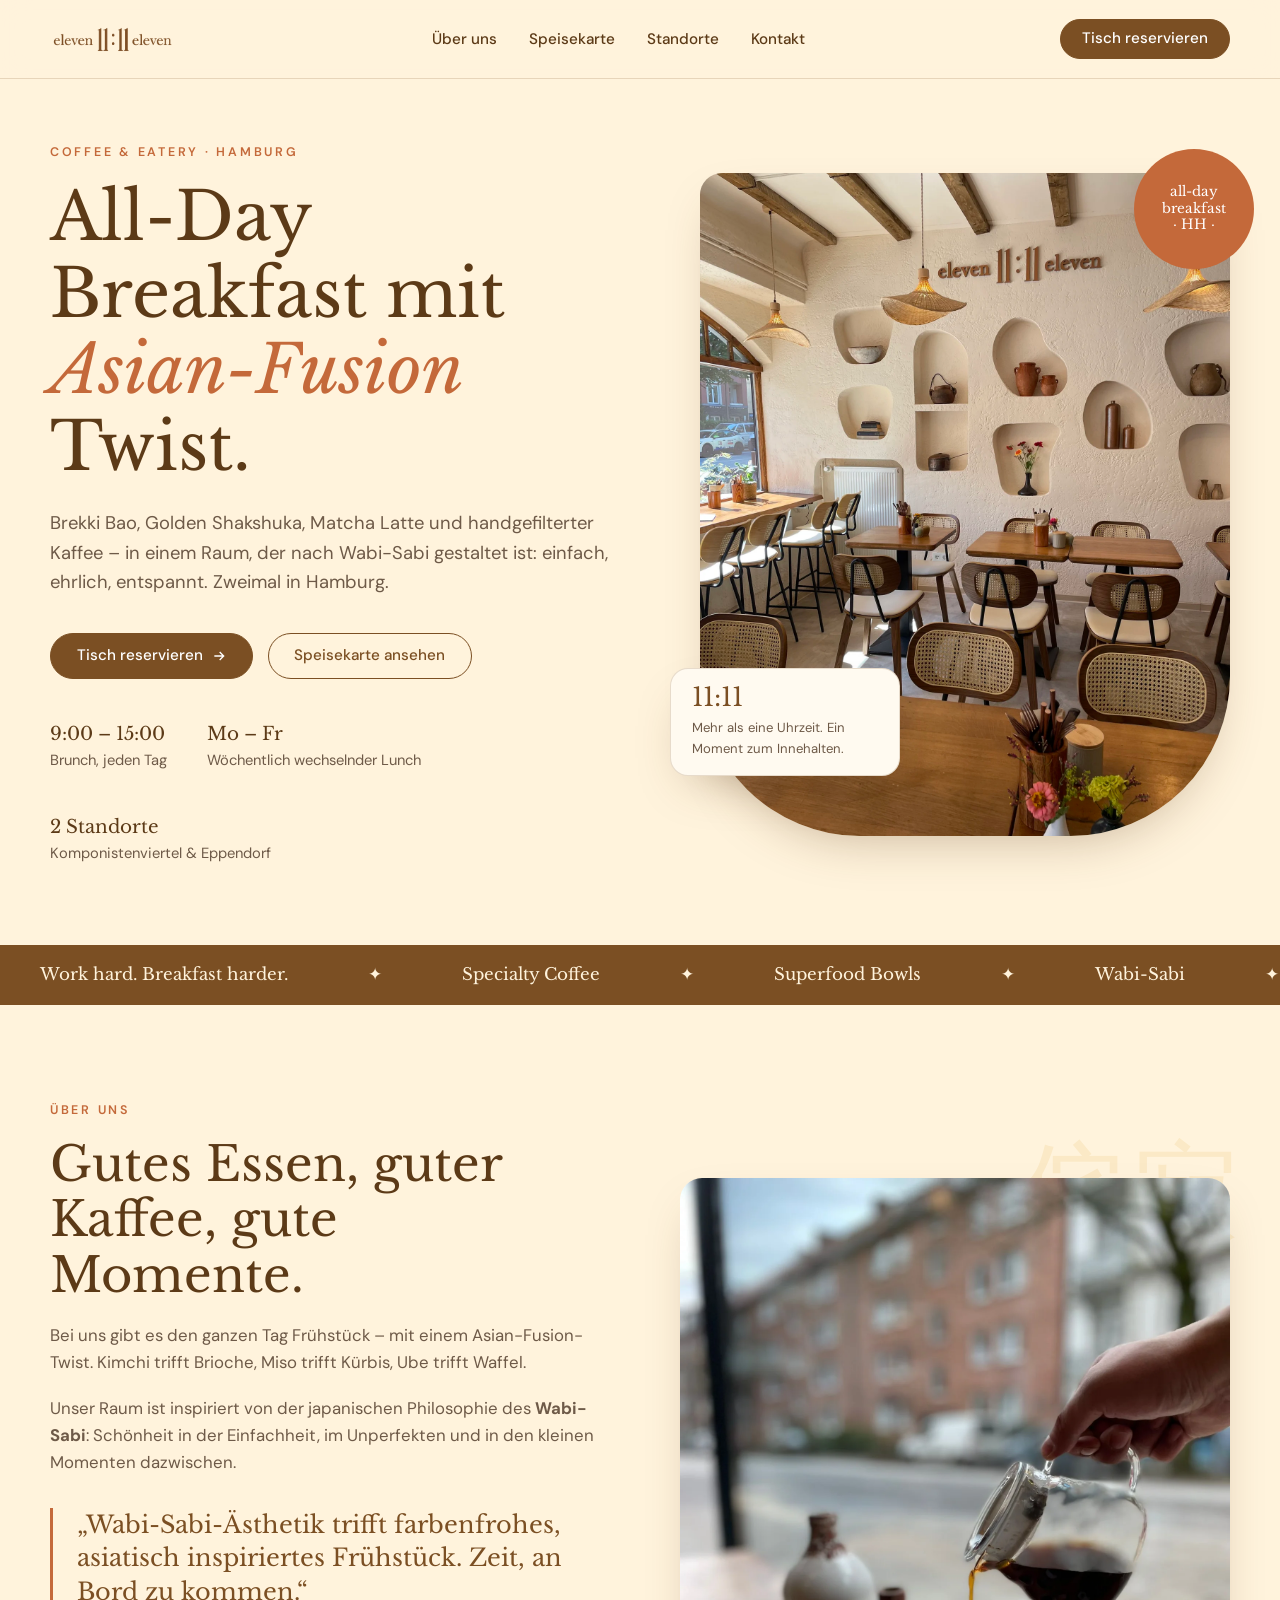
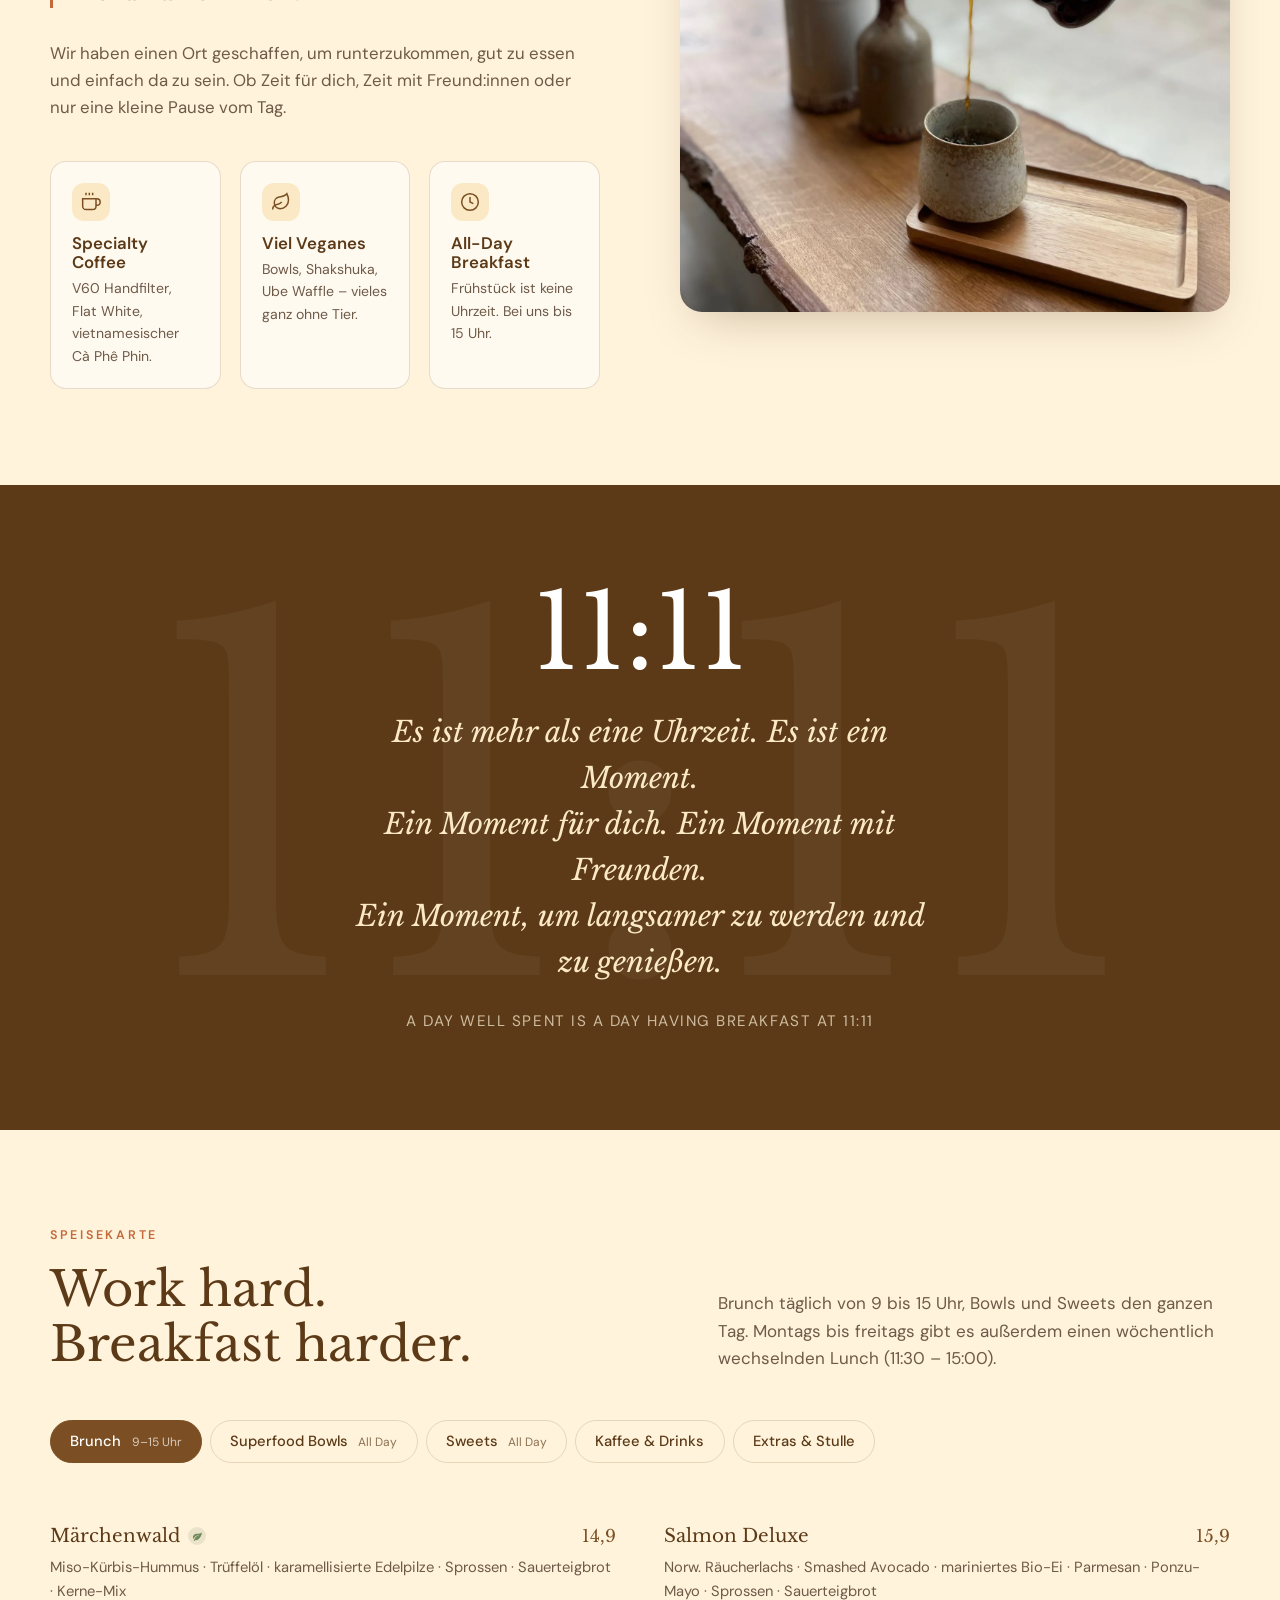
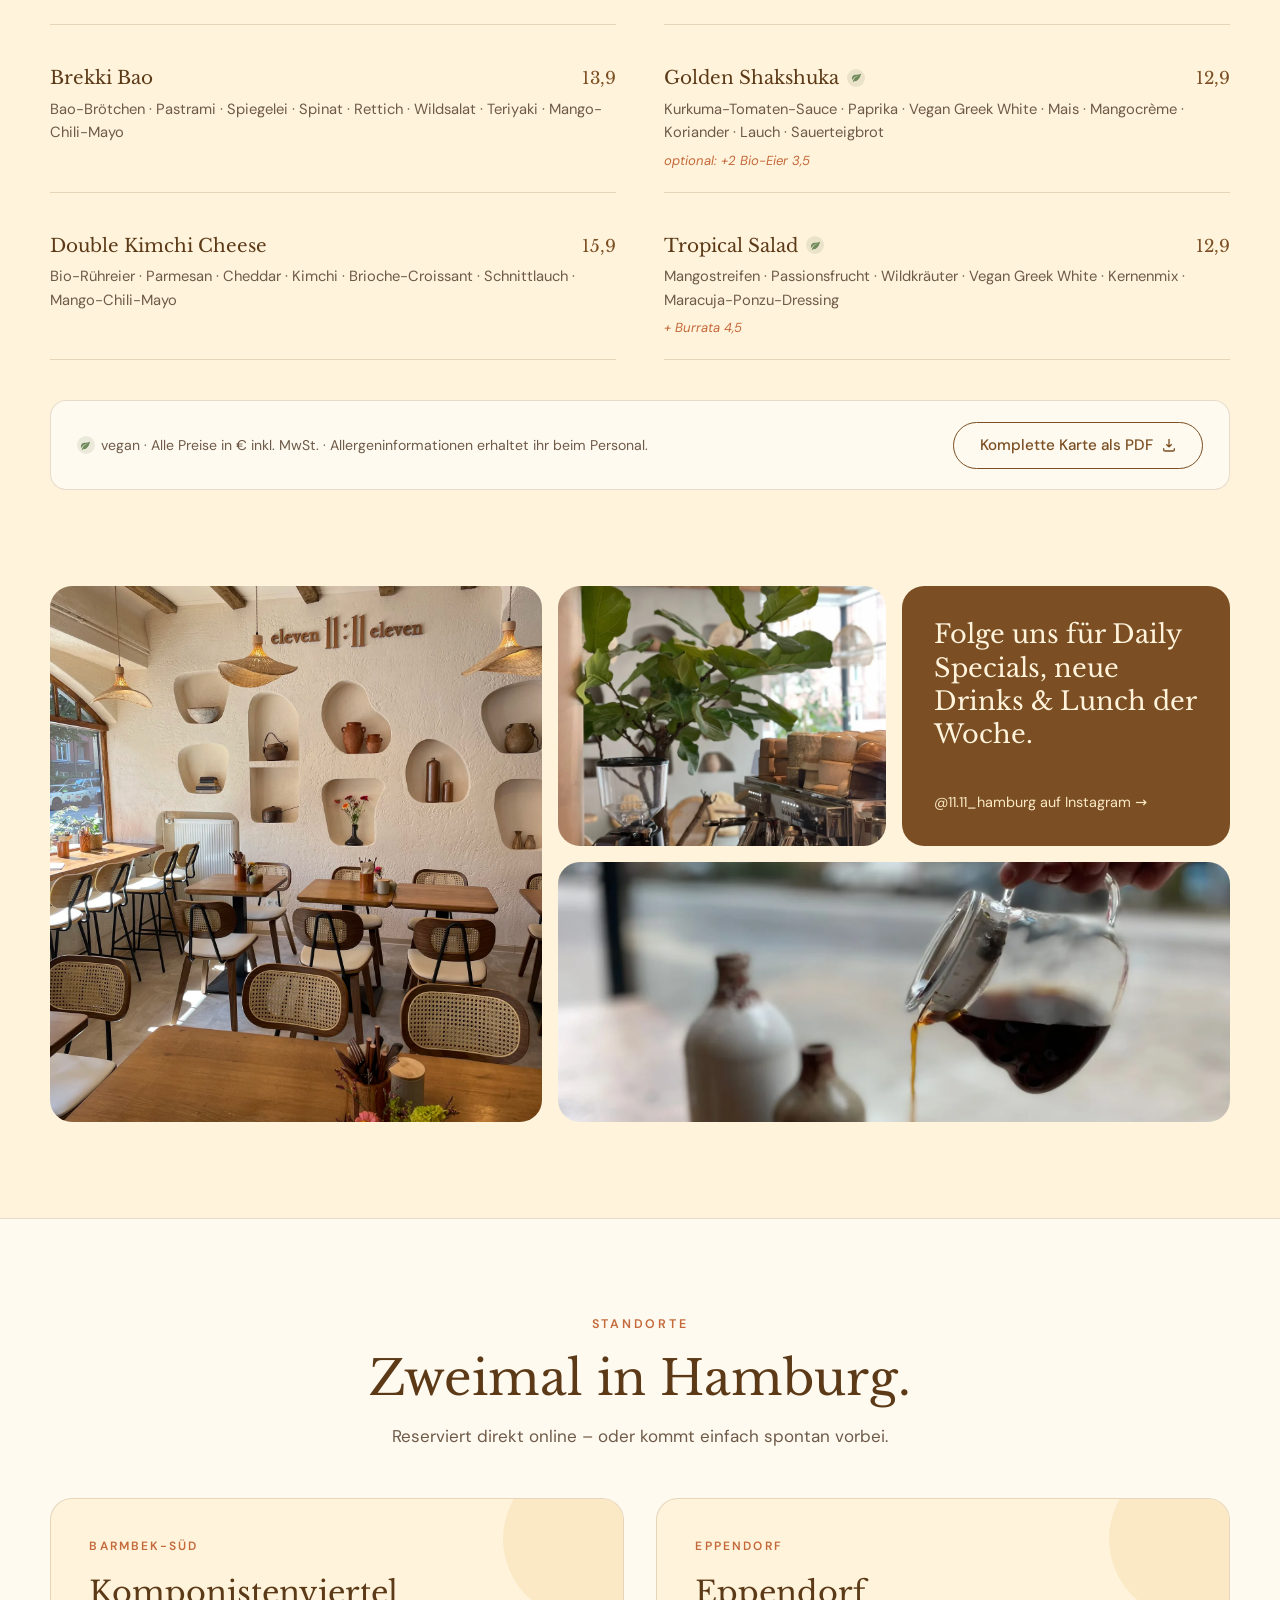
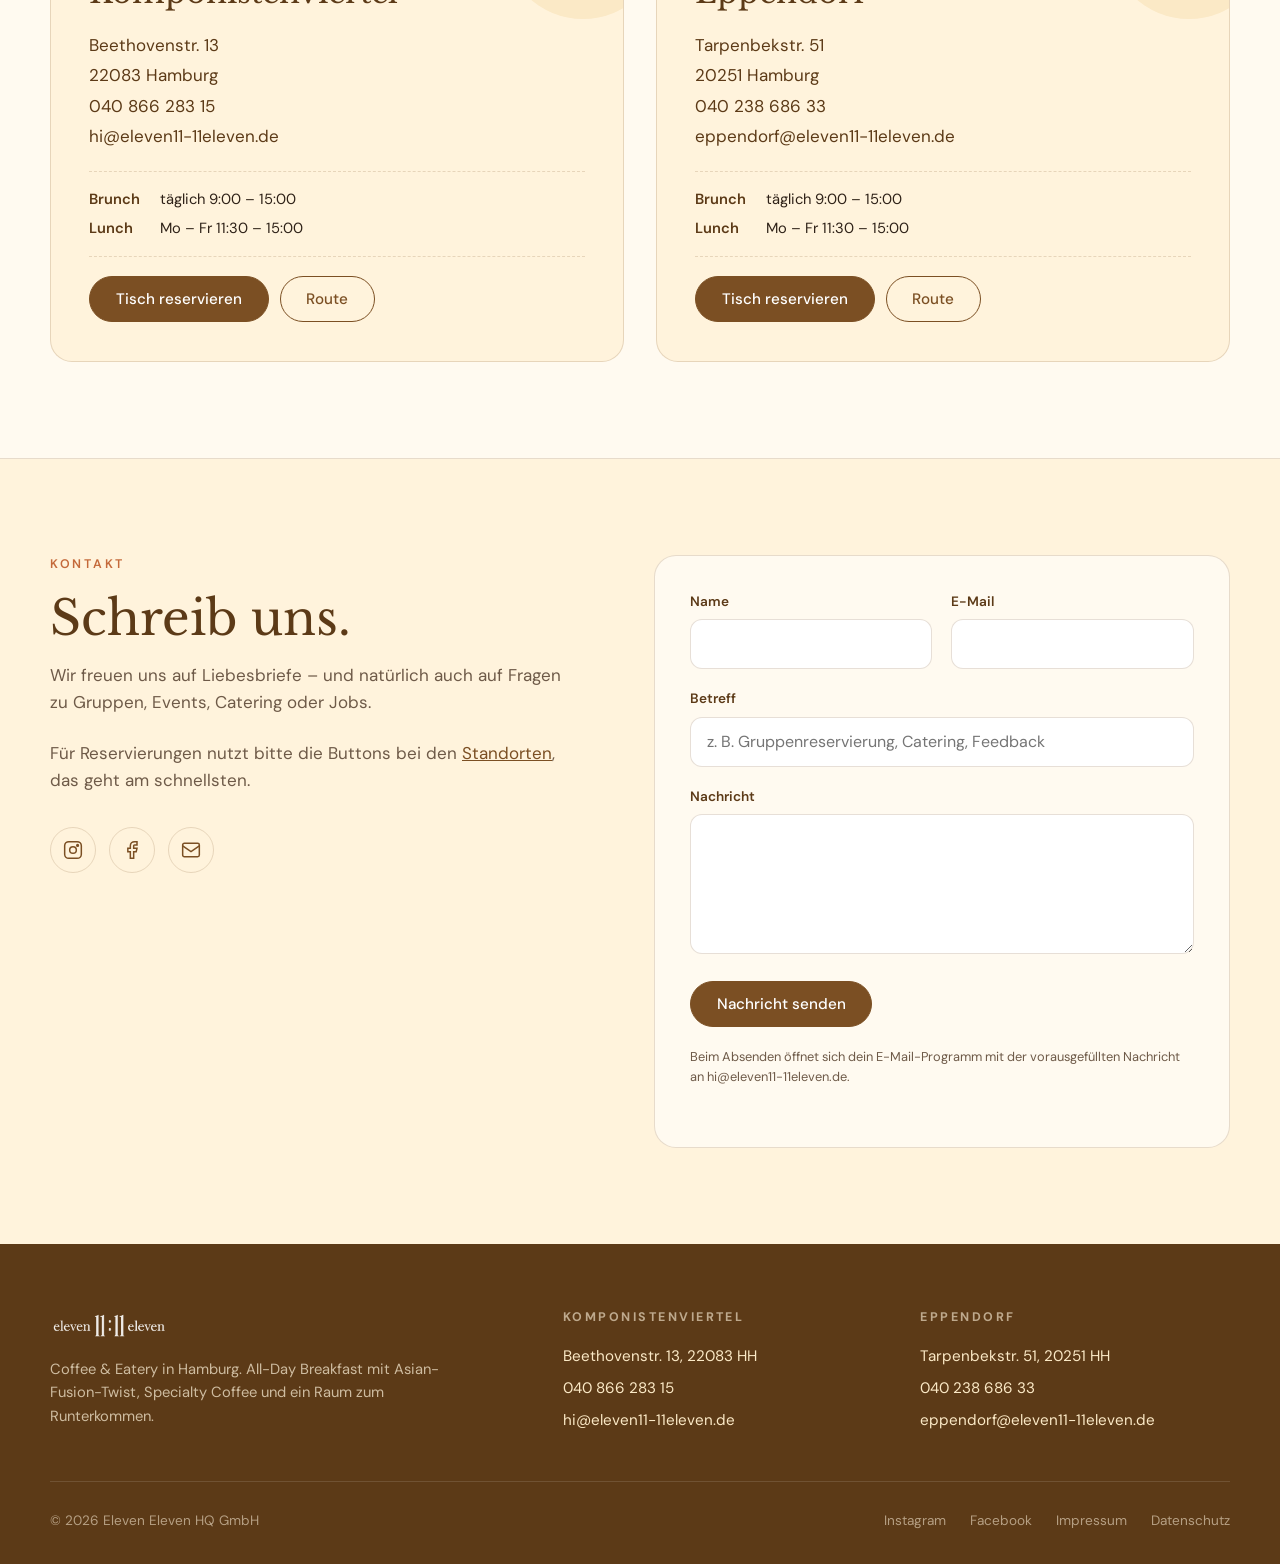
<file: index.html>
<!DOCTYPE html>
<html lang="de">
<head>
<meta charset="UTF-8">
<meta name="viewport" content="width=device-width, initial-scale=1.0">
<title>eleven 11:11 eleven – Coffee & Eatery Hamburg</title>
<meta name="description" content="All-Day Breakfast mit Asian-Fusion-Twist in Hamburg. Zwei Cafés im Komponistenviertel und in Eppendorf – Brunch, Superfood Bowls, Specialty Coffee. Jetzt Tisch reservieren.">
<meta property="og:title" content="eleven 11:11 eleven – Coffee & Eatery Hamburg">
<meta property="og:description" content="All-Day Breakfast mit Asian-Fusion-Twist. Zwei Cafés in Hamburg.">
<meta property="og:image" content="img/interior.jpg">
<link rel="icon" href="img/logo-04.png">
<link rel="stylesheet" href="fonts/fonts.css">
<link rel="stylesheet" href="style.css">
</head>
<body class="no-js">
<script>document.body.classList.remove('no-js')</script>

<!-- ================= HEADER ================= -->
<header>
  <div class="container nav">
    <a href="#top" class="logo" aria-label="eleven 11:11 eleven – Startseite"><img src="img/logo.png" alt="eleven 11:11 eleven"></a>
    <ul>
      <li><a href="#about">Über uns</a></li>
      <li><a href="#menu">Speisekarte</a></li>
      <li><a href="#locations">Standorte</a></li>
      <li><a href="#contact">Kontakt</a></li>
    </ul>
    <a href="#locations" class="btn btn-primary btn-desktop">Tisch reservieren</a>
    <button class="burger" aria-label="Menü öffnen" aria-expanded="false" onclick="toggleMenu()"><span></span><span></span><span></span></button>
  </div>
  <nav class="mobile-menu" id="mobileMenu">
    <a href="#about" onclick="toggleMenu()">Über uns</a>
    <a href="#menu" onclick="toggleMenu()">Speisekarte</a>
    <a href="#locations" onclick="toggleMenu()">Standorte</a>
    <a href="#contact" onclick="toggleMenu()">Kontakt</a>
    <a href="#locations" class="btn btn-primary" onclick="toggleMenu()">Tisch reservieren</a>
  </nav>
</header>

<main id="top">

<!-- ================= HERO ================= -->
<section class="hero">
  <div class="container hero-grid">
    <div>
      <span class="eyebrow">Coffee & Eatery · Hamburg</span>
      <h1>All-Day Breakfast mit <em>Asian-Fusion</em> Twist.</h1>
      <p class="lead">Brekki Bao, Golden Shakshuka, Matcha Latte und handgefilterter Kaffee – in einem Raum, der nach Wabi-Sabi gestaltet ist: einfach, ehrlich, entspannt. Zweimal in Hamburg.</p>
      <div class="hero-actions">
        <a href="#locations" class="btn btn-primary">Tisch reservieren
          <svg viewBox="0 0 24 24" fill="none" stroke="currentColor" stroke-width="2"><path d="M5 12h14M13 6l6 6-6 6"/></svg></a>
        <a href="#menu" class="btn btn-ghost">Speisekarte ansehen</a>
      </div>
      <div class="hero-meta">
        <div><strong>9:00 – 15:00</strong>Brunch, jeden Tag</div>
        <div><strong>Mo – Fr</strong>Wöchentlich wechselnder Lunch</div>
        <div><strong>2 Standorte</strong>Komponistenviertel & Eppendorf</div>
      </div>
    </div>
    <div class="hero-visual">
      <img class="main" src="img/interior.jpg" alt="Innenraum des Cafés mit Holztischen, Rattanstühlen und Wandnischen" fetchpriority="high">
      <div class="stamp">all-day<br>breakfast<br>· HH ·</div>
      <div class="badge">
        <div class="t">11:11</div>
        <div class="s">Mehr als eine Uhrzeit. Ein Moment zum Innehalten.</div>
      </div>
    </div>
  </div>
</section>

<!-- ================= MARQUEE ================= -->
<div class="marquee" aria-hidden="true">
  <div class="marquee-track">
    <span>Work hard. Breakfast harder.</span><span>✦</span><span>Specialty Coffee</span><span>✦</span><span>Superfood Bowls</span><span>✦</span><span>Wabi-Sabi</span><span>✦</span><span>Hausgemachte Limonade</span><span>✦</span><span>Vegan Options</span><span>✦</span>
    <span>Work hard. Breakfast harder.</span><span>✦</span><span>Specialty Coffee</span><span>✦</span><span>Superfood Bowls</span><span>✦</span><span>Wabi-Sabi</span><span>✦</span><span>Hausgemachte Limonade</span><span>✦</span><span>Vegan Options</span><span>✦</span>
  </div>
</div>

<!-- ================= ABOUT ================= -->
<section class="about" id="about">
  <div class="container about-grid">
    <div class="reveal">
      <span class="eyebrow">Über uns</span>
      <h2>Gutes Essen, guter Kaffee, gute Momente.</h2>
      <p style="margin-top:1.2rem">Bei uns gibt es den ganzen Tag Frühstück – mit einem Asian-Fusion-Twist. Kimchi trifft Brioche, Miso trifft Kürbis, Ube trifft Waffel.</p>
      <p>Unser Raum ist inspiriert von der japanischen Philosophie des <strong>Wabi-Sabi</strong>: Schönheit in der Einfachheit, im Unperfekten und in den kleinen Momenten dazwischen.</p>
      <blockquote class="quote">„Wabi-Sabi-Ästhetik trifft farbenfrohes, asiatisch inspiriertes Frühstück. Zeit, an Bord zu kommen.“</blockquote>
      <p>Wir haben einen Ort geschaffen, um runterzukommen, gut zu essen und einfach da zu sein. Ob Zeit für dich, Zeit mit Freund:innen oder nur eine kleine Pause vom Tag.</p>
      <div class="pillars">
        <div class="pillar">
          <div class="ic"><svg width="20" height="20" viewBox="0 0 24 24" fill="none" stroke="currentColor" stroke-width="1.8"><path d="M18 8h1a4 4 0 0 1 0 8h-1M2 8h16v9a4 4 0 0 1-4 4H6a4 4 0 0 1-4-4V8zM6 1v3M10 1v3M14 1v3"/></svg></div>
          <h3>Specialty Coffee</h3><p>V60 Handfilter, Flat White, vietnamesischer Cà Phê Phin.</p>
        </div>
        <div class="pillar">
          <div class="ic"><svg width="20" height="20" viewBox="0 0 24 24" fill="none" stroke="currentColor" stroke-width="1.8"><path d="M11 20A7 7 0 0 1 9.8 6.1C15.5 5 17 4.48 19 2c1 2 2 4.18 2 8 0 5.5-4.78 10-10 10Z"/><path d="M2 21c0-3 1.85-5.36 5.08-6C9.5 14.52 12 13 13 12"/></svg></div>
          <h3>Viel Veganes</h3><p>Bowls, Shakshuka, Ube Waffle – vieles ganz ohne Tier.</p>
        </div>
        <div class="pillar">
          <div class="ic"><svg width="20" height="20" viewBox="0 0 24 24" fill="none" stroke="currentColor" stroke-width="1.8"><circle cx="12" cy="12" r="10"/><path d="M12 6v6l4 2"/></svg></div>
          <h3>All-Day Breakfast</h3><p>Frühstück ist keine Uhrzeit. Bei uns bis 15 Uhr.</p>
        </div>
      </div>
    </div>
    <div class="about-visual reveal">
      <span class="kanji" aria-hidden="true">侘寂</span>
      <img src="img/photo3.jpg" alt="Handgefilterter Kaffee wird in eine Keramiktasse gegossen" loading="lazy">
    </div>
  </div>
</section>

<!-- ================= MOMENT ================= -->
<section class="moment">
  <div class="container reveal">
    <div class="time">11:11</div>
    <p class="lines">Es ist mehr als eine Uhrzeit. Es ist ein Moment.<br>Ein Moment für dich. Ein Moment mit Freunden.<br>Ein Moment, um langsamer zu werden und zu genießen.</p>
    <p class="sub">A day well spent is a day having breakfast at 11:11</p>
  </div>
</section>

<!-- ================= MENU ================= -->
<section id="menu">
  <div class="container">
    <div class="menu-head reveal">
      <div>
        <span class="eyebrow">Speisekarte</span>
        <h2>Work hard.<br>Breakfast harder.</h2>
      </div>
      <p>Brunch täglich von 9 bis 15 Uhr, Bowls und Sweets den ganzen Tag. Montags bis freitags gibt es außerdem einen wöchentlich wechselnden Lunch (11:30 – 15:00).</p>
    </div>

    <div class="tabs reveal" role="tablist">
      <button class="tab active" role="tab" data-panel="brunch">Brunch <span class="h">9–15 Uhr</span></button>
      <button class="tab" role="tab" data-panel="bowls">Superfood Bowls <span class="h">All Day</span></button>
      <button class="tab" role="tab" data-panel="sweets">Sweets <span class="h">All Day</span></button>
      <button class="tab" role="tab" data-panel="drinks">Kaffee & Drinks</button>
      <button class="tab" role="tab" data-panel="extras">Extras & Stulle</button>
    </div>

    <!-- Brunch -->
    <div class="panel active" id="brunch" role="tabpanel">
      <div class="dishes">
        <article class="dish"><div class="dish-top"><h3>Märchenwald <span class="vegan" title="vegan"><svg viewBox="0 0 24 24" fill="currentColor"><path d="M17 8C8 10 5.9 16.17 3.82 21.34l1.89.66.95-2.3c.48.17.98.3 1.34.3C19 20 22 3 22 3c-1 2-8 2.25-13 3.25S2 11.5 2 13.5s1.75 3.75 1.75 3.75C7 8 17 8 17 8z"/></svg></span></h3><span class="price">14,9</span></div><p>Miso-Kürbis-Hummus · Trüffelöl · karamellisierte Edelpilze · Sprossen · Sauerteigbrot · Kerne-Mix</p></article>
        <article class="dish"><div class="dish-top"><h3>Salmon Deluxe</h3><span class="price">15,9</span></div><p>Norw. Räucherlachs · Smashed Avocado · mariniertes Bio-Ei · Parmesan · Ponzu-Mayo · Sprossen · Sauerteigbrot</p></article>
        <article class="dish"><div class="dish-top"><h3>Brekki Bao</h3><span class="price">13,9</span></div><p>Bao-Brötchen · Pastrami · Spiegelei · Spinat · Rettich · Wildsalat · Teriyaki · Mango-Chili-Mayo</p></article>
        <article class="dish"><div class="dish-top"><h3>Golden Shakshuka <span class="vegan" title="vegan"><svg viewBox="0 0 24 24" fill="currentColor"><path d="M17 8C8 10 5.9 16.17 3.82 21.34l1.89.66.95-2.3c.48.17.98.3 1.34.3C19 20 22 3 22 3c-1 2-8 2.25-13 3.25S2 11.5 2 13.5s1.75 3.75 1.75 3.75C7 8 17 8 17 8z"/></svg></span></h3><span class="price">12,9</span></div><p>Kurkuma-Tomaten-Sauce · Paprika · Vegan Greek White · Mais · Mangocrème · Koriander · Lauch · Sauerteigbrot</p><div class="add">optional: +2 Bio-Eier 3,5</div></article>
        <article class="dish"><div class="dish-top"><h3>Double Kimchi Cheese</h3><span class="price">15,9</span></div><p>Bio-Rühreier · Parmesan · Cheddar · Kimchi · Brioche-Croissant · Schnittlauch · Mango-Chili-Mayo</p></article>
        <article class="dish"><div class="dish-top"><h3>Tropical Salad <span class="vegan" title="vegan"><svg viewBox="0 0 24 24" fill="currentColor"><path d="M17 8C8 10 5.9 16.17 3.82 21.34l1.89.66.95-2.3c.48.17.98.3 1.34.3C19 20 22 3 22 3c-1 2-8 2.25-13 3.25S2 11.5 2 13.5s1.75 3.75 1.75 3.75C7 8 17 8 17 8z"/></svg></span></h3><span class="price">12,9</span></div><p>Mangostreifen · Passionsfrucht · Wildkräuter · Vegan Greek White · Kernenmix · Maracuja-Ponzu-Dressing</p><div class="add">+ Burrata 4,5</div></article>
      </div>
    </div>

    <!-- Bowls -->
    <div class="panel" id="bowls" role="tabpanel">
      <div class="dishes">
        <article class="dish"><div class="dish-top"><h3>Sunny Bowl <span class="vegan" title="vegan"><svg viewBox="0 0 24 24" fill="currentColor"><path d="M17 8C8 10 5.9 16.17 3.82 21.34l1.89.66.95-2.3c.48.17.98.3 1.34.3C19 20 22 3 22 3c-1 2-8 2.25-13 3.25S2 11.5 2 13.5s1.75 3.75 1.75 3.75C7 8 17 8 17 8z"/></svg></span></h3><span class="price">12,9</span></div><p>Mango · Kurkuma · Bananen · Kokosmilch · Passionsfrucht · Gojibeeren · Kokoschips · Granola</p></article>
        <article class="dish"><div class="dish-top"><h3>Popeye Bowl <span class="vegan" title="vegan"><svg viewBox="0 0 24 24" fill="currentColor"><path d="M17 8C8 10 5.9 16.17 3.82 21.34l1.89.66.95-2.3c.48.17.98.3 1.34.3C19 20 22 3 22 3c-1 2-8 2.25-13 3.25S2 11.5 2 13.5s1.75 3.75 1.75 3.75C7 8 17 8 17 8z"/></svg></span></h3><span class="price">12,9</span></div><p>Spinat · Avocado · Bananen · Bio-Spirulina · Kiwi · Kakaonibs · Erdnussmus · Waldbeeren · Granola</p></article>
        <article class="dish"><div class="dish-top"><h3>Rosengarten Bowl <span class="vegan" title="vegan"><svg viewBox="0 0 24 24" fill="currentColor"><path d="M17 8C8 10 5.9 16.17 3.82 21.34l1.89.66.95-2.3c.48.17.98.3 1.34.3C19 20 22 3 22 3c-1 2-8 2.25-13 3.25S2 11.5 2 13.5s1.75 3.75 1.75 3.75C7 8 17 8 17 8z"/></svg></span></h3><span class="price">12,9</span></div><p>Waldbeeren · Bio-Açaí · Granatapfel · Bananen · Granola · Chiasamen · Bio-Rosenblätter</p></article>
      </div>
    </div>

    <!-- Sweets -->
    <div class="panel" id="sweets" role="tabpanel">
      <div class="dishes">
        <article class="dish"><div class="dish-top"><h3>Ube Waffle <span class="vegan" title="vegan"><svg viewBox="0 0 24 24" fill="currentColor"><path d="M17 8C8 10 5.9 16.17 3.82 21.34l1.89.66.95-2.3c.48.17.98.3 1.34.3C19 20 22 3 22 3c-1 2-8 2.25-13 3.25S2 11.5 2 13.5s1.75 3.75 1.75 3.75C7 8 17 8 17 8z"/></svg></span></h3><span class="price">12,9</span></div><p>Lila-Yamswurzel-Waffeln · Mangosorbet · Ube Sauce · Kokosflocken · Waldbeeren</p></article>
        <article class="dish"><div class="dish-top"><h3>Passion French Toast</h3><span class="price">12,9</span></div><p>Arme Ritter aus Brioche-Croissant · Mascarpone · Ahornsirup · Kokoschips · Passionsfrucht · Waldbeeren</p></article>
        <article class="dish"><div class="dish-top"><h3>Chai Porridge <span class="vegan" title="vegan"><svg viewBox="0 0 24 24" fill="currentColor"><path d="M17 8C8 10 5.9 16.17 3.82 21.34l1.89.66.95-2.3c.48.17.98.3 1.34.3C19 20 22 3 22 3c-1 2-8 2.25-13 3.25S2 11.5 2 13.5s1.75 3.75 1.75 3.75C7 8 17 8 17 8z"/></svg></span></h3><span class="price">12,9</span></div><p>Overnight Oats · Chai-Gewürze · Granola · Waldbeeren · Chiasamen · Banane · Kakaonibs</p></article>
        <article class="dish"><div class="dish-top"><h3>Pastry</h3><span class="price">ab 2,0</span></div><p>Butter Croissant 2,2 · Pain au chocolat 2,5 · Franzbrötchen 2,5 · Cookies 2,0 – weitere hausgemachte Kuchen an der Theke.</p></article>
      </div>
    </div>

    <!-- Drinks -->
    <div class="panel" id="drinks" role="tabpanel">
      <div class="drinks">
        <div>
          <h3>Specialty Coffee</h3>
          <ul>
            <li><span>Espresso | Doppio</span><span>2,8 | 3,5</span></li>
            <li><span>Caffè Crema</span><span>3,6</span></li>
            <li><span>Americano</span><span>3,6</span></li>
            <li><span>Cappuccino | Doppio</span><span>4,0 | 4,8</span></li>
            <li><span>Flat White</span><span>4,6</span></li>
            <li><span>Caffè Latte</span><span>4,8</span></li>
            <li><span>Latte Macchiato</span><span>4,8</span></li>
            <li><span>Caffè Mocha</span><span>4,6</span></li>
            <li><span>Viet. Cà Phê Phin | Iced</span><span>4,5 | 5,2</span></li>
            <li><span>V60 Handfilter Coffee</span><span>5,5</span></li>
          </ul>
        </div>
        <div>
          <h3>Non Coffee & Tea</h3>
          <ul>
            <li><span>Matcha Latte (Ceremonial Grade)</span><span>6,2</span></li>
            <li><span>Strawberry Matcha Latte (Iced)</span><span>6,9</span></li>
            <li><span>Mango Matcha Latte (Iced)</span><span>6,9</span></li>
            <li><span>Blue Latte (Spirulina)</span><span>6,2</span></li>
            <li><span>Chai Latte</span><span>5,5</span></li>
            <li><span>Heiße Schokolade</span><span>4,9</span></li>
            <li><span>Grüntee-Jasminblüten-Gojibeere</span><span>3,9 | 5,9</span></li>
            <li><span>Earl Grey-Sojamilch-Lavender</span><span>3,9 | 5,9</span></li>
            <li><span>Hibiskus-Rosenblüten-Gojibeere</span><span>4,2 | 6,5</span></li>
            <li><span>Frische Ingwer-Orange-Minze</span><span>4,2 | 6,5</span></li>
            <li><span>Zitronengras-Limette-Minze</span><span>4,2 | 6,5</span></li>
          </ul>
        </div>
        <div>
          <h3>Homemade Limonade & Softdrinks</h3>
          <ul>
            <li><span>Maracuja-Wildbeere-Limo</span><span>5,5</span></li>
            <li><span>Limette-Jasmintee-Limo</span><span>5,5</span></li>
            <li><span>Mango-Litschi-Kokosmilch</span><span>5,5</span></li>
            <li><span>Frisch gepresster O-Saft</span><span>5,9</span></li>
            <li><span>Viva con Agua leise | laut 0,33 l</span><span>3,0</span></li>
            <li><span>Viva con Agua leise | laut 0,75 l</span><span>6,5</span></li>
            <li><span>Coca-Cola · Zero · Fanta · Sprite · Mezzo Mix</span><span>3,5</span></li>
            <li><span>Säfte | Saftschorlen 0,3 l</span><span>4,0 | 3,6</span></li>
            <li><span>Apfel · Rhabarber · Maracuja · Mango · Litschi</span><span></span></li>
          </ul>
          <p style="font-size:.82rem;color:var(--muted);margin-top:1rem;font-style:italic">Hafer-, Soja-, Kokosmilch, laktosefrei, entkoffeiniert oder Sirup +0,3 · Extra Espresso Shot +0,8</p>
        </div>
      </div>
    </div>

    <!-- Extras -->
    <div class="panel" id="extras" role="tabpanel">
      <div class="dishes">
        <article class="dish" style="grid-column:1/-1"><div class="dish-top"><h3>Eigene Stulle zusammenstellen</h3><span class="price">4,9</span></div><p>Basis: Sauerteigbrot, Brioche-Croissant oder Bao – und dann nach Lust und Laune belegen.</p></article>
        <article class="dish"><div class="dish-top"><h3>Eier & Käse</h3></div><p>Bio-Spiegelei +2 · 3 Bio-Rühreier +5 · mariniertes Soja-Ei +3 · veganer Feta +2 · Parmesan +2 · Cheddar +2 · Burrata +4,5</p></article>
        <article class="dish"><div class="dish-top"><h3>Toppings</h3></div><p>Smashed Avocado +5 · Rinderschinken +5 · Kimchi +2 · Räucherlachs +5 · Miso-Kürbis-Hummus +4 · gebr. Edelpilze +6</p></article>
      </div>
    </div>

    <div class="menu-note reveal">
      <p><span class="legend"><span class="vegan"><svg viewBox="0 0 24 24" fill="currentColor"><path d="M17 8C8 10 5.9 16.17 3.82 21.34l1.89.66.95-2.3c.48.17.98.3 1.34.3C19 20 22 3 22 3c-1 2-8 2.25-13 3.25S2 11.5 2 13.5s1.75 3.75 1.75 3.75C7 8 17 8 17 8z"/></svg></span> vegan · Alle Preise in € inkl. MwSt. · Allergeninformationen erhaltet ihr beim Personal.</span></p>
      <a class="btn btn-ghost" href="https://www.eleven11-11eleven.de/s/Menu-11-11-052026.pdf" target="_blank" rel="noopener">Komplette Karte als PDF
        <svg viewBox="0 0 24 24" fill="none" stroke="currentColor" stroke-width="2"><path d="M12 3v12m0 0l-4-4m4 4l4-4M4 17v2a2 2 0 0 0 2 2h12a2 2 0 0 0 2-2v-2"/></svg></a>
    </div>
  </div>
</section>

<!-- ================= GALLERY ================= -->
<section class="gallery">
  <div class="container gallery-grid reveal">
    <img class="tall" src="img/interior.jpg" alt="Café-Innenraum mit Holzbalken und Rattanleuchten" loading="lazy">
    <img src="img/photo2.jpg" alt="Siebträgermaschine mit Keramiktassen und Feigenbaum" loading="lazy">
    <div class="card">
      <div class="big">Folge uns für Daily Specials, neue Drinks & Lunch der Woche.</div>
      <a href="https://www.instagram.com/11.11_hamburg" target="_blank" rel="noopener">@11.11_hamburg auf Instagram →</a>
    </div>
    <img src="img/photo3.jpg" alt="Kaffee wird eingeschenkt" loading="lazy" style="grid-column:span 2">
  </div>
</section>

<!-- ================= LOCATIONS ================= -->
<section class="locations" id="locations">
  <div class="container">
    <div class="reveal" style="text-align:center;max-width:40rem;margin-inline:auto">
      <span class="eyebrow">Standorte</span>
      <h2>Zweimal in Hamburg.</h2>
      <p style="color:var(--muted);margin-top:1rem">Reserviert direkt online – oder kommt einfach spontan vorbei.</p>
    </div>
    <div class="loc-grid">
      <article class="loc reveal">
        <span class="tag">Barmbek-Süd</span>
        <h3>Komponistenviertel</h3>
        <address>
          <a href="https://maps.google.com/?q=Beethovenstr.+13,+22083+Hamburg" target="_blank" rel="noopener">Beethovenstr. 13<br>22083 Hamburg</a><br>
          <a href="tel:+494086628315">040 866 283 15</a><br>
          <a href="mailto:hi@eleven11-11eleven.de">hi@eleven11-11eleven.de</a>
        </address>
        <div class="hours">
          <b>Brunch</b><span>täglich 9:00 – 15:00</span>
          <b>Lunch</b><span>Mo – Fr 11:30 – 15:00</span>
        </div>
        <div class="actions">
          <a class="btn btn-primary" href="https://reservation.dish.co/widget/hydra-3991980c-7f71-43ee-9e00-dc39c7a9092d" target="_blank" rel="noopener">Tisch reservieren</a>
          <a class="btn btn-ghost" href="https://maps.google.com/?q=Beethovenstr.+13,+22083+Hamburg" target="_blank" rel="noopener">Route</a>
        </div>
      </article>
      <article class="loc reveal">
        <span class="tag">Eppendorf</span>
        <h3>Eppendorf</h3>
        <address>
          <a href="https://maps.google.com/?q=Tarpenbekstr.+51,+20251+Hamburg" target="_blank" rel="noopener">Tarpenbekstr. 51<br>20251 Hamburg</a><br>
          <a href="tel:+494023868633">040 238 686 33</a><br>
          <a href="mailto:eppendorf@eleven11-11eleven.de">eppendorf@eleven11-11eleven.de</a>
        </address>
        <div class="hours">
          <b>Brunch</b><span>täglich 9:00 – 15:00</span>
          <b>Lunch</b><span>Mo – Fr 11:30 – 15:00</span>
        </div>
        <div class="actions">
          <a class="btn btn-primary" href="https://reservation.dish.co/widget/hydra-07f100fa-ccfd-428a-8ddc-22a083cfb6f5" target="_blank" rel="noopener">Tisch reservieren</a>
          <a class="btn btn-ghost" href="https://maps.google.com/?q=Tarpenbekstr.+51,+20251+Hamburg" target="_blank" rel="noopener">Route</a>
        </div>
      </article>
    </div>
  </div>
</section>

<!-- ================= CONTACT ================= -->
<section class="contact" id="contact">
  <div class="container contact-grid">
    <div class="reveal">
      <span class="eyebrow">Kontakt</span>
      <h2>Schreib uns.</h2>
      <p style="margin-top:1rem">Wir freuen uns auf Liebesbriefe – und natürlich auch auf Fragen zu Gruppen, Events, Catering oder Jobs.</p>
      <p>Für Reservierungen nutzt bitte die Buttons bei den <a href="#locations" style="color:var(--brown)">Standorten</a>, das geht am schnellsten.</p>
      <div class="social">
        <a href="https://www.instagram.com/11.11_hamburg" target="_blank" rel="noopener" aria-label="Instagram"><svg viewBox="0 0 24 24" fill="none" stroke="currentColor" stroke-width="1.8"><rect x="2" y="2" width="20" height="20" rx="5"/><circle cx="12" cy="12" r="4"/><circle cx="17.5" cy="6.5" r="1" fill="currentColor"/></svg></a>
        <a href="https://www.facebook.com/eleveneleven.hamburg" target="_blank" rel="noopener" aria-label="Facebook"><svg viewBox="0 0 24 24" fill="none" stroke="currentColor" stroke-width="1.8"><path d="M18 2h-3a5 5 0 0 0-5 5v3H7v4h3v8h4v-8h3l1-4h-4V7a1 1 0 0 1 1-1h3z"/></svg></a>
        <a href="mailto:hi@eleven11-11eleven.de" aria-label="E-Mail"><svg viewBox="0 0 24 24" fill="none" stroke="currentColor" stroke-width="1.8"><rect x="2" y="4" width="20" height="16" rx="2"/><path d="m22 7-10 7L2 7"/></svg></a>
      </div>
    </div>
    <form class="reveal" id="contactForm" onsubmit="return sendMail(event)">
      <div class="row">
        <div><label for="name">Name</label><input id="name" name="name" type="text" required autocomplete="name"></div>
        <div><label for="email">E-Mail</label><input id="email" name="email" type="email" required autocomplete="email"></div>
      </div>
      <div><label for="subject">Betreff</label><input id="subject" name="subject" type="text" placeholder="z. B. Gruppenreservierung, Catering, Feedback"></div>
      <div><label for="message">Nachricht</label><textarea id="message" name="message" required></textarea></div>
      <button type="submit" class="btn btn-primary" style="justify-self:start">Nachricht senden</button>
      <p class="form-note">Beim Absenden öffnet sich dein E-Mail-Programm mit der vorausgefüllten Nachricht an hi@eleven11-11eleven.de.</p>
    </form>
  </div>
</section>

</main>

<!-- ================= FOOTER ================= -->
<footer>
  <div class="container">
    <div class="foot-grid">
      <div>
        <img src="img/logo.png" alt="eleven 11:11 eleven">
        <p>Coffee & Eatery in Hamburg. All-Day Breakfast mit Asian-Fusion-Twist, Specialty Coffee und ein Raum zum Runterkommen.</p>
      </div>
      <div>
        <h4>Komponistenviertel</h4>
        <ul>
          <li>Beethovenstr. 13, 22083 HH</li>
          <li><a href="tel:+494086628315">040 866 283 15</a></li>
          <li><a href="mailto:hi@eleven11-11eleven.de">hi@eleven11-11eleven.de</a></li>
        </ul>
      </div>
      <div>
        <h4>Eppendorf</h4>
        <ul>
          <li>Tarpenbekstr. 51, 20251 HH</li>
          <li><a href="tel:+494023868633">040 238 686 33</a></li>
          <li><a href="mailto:eppendorf@eleven11-11eleven.de">eppendorf@eleven11-11eleven.de</a></li>
        </ul>
      </div>
    </div>
    <div class="foot-bottom">
      <span>© <span id="year"></span> Eleven Eleven HQ GmbH</span>
      <nav>
        <a href="https://www.instagram.com/11.11_hamburg" target="_blank" rel="noopener">Instagram</a>
        <a href="https://www.facebook.com/eleveneleven.hamburg" target="_blank" rel="noopener">Facebook</a>
        <a href="impressum.html">Impressum</a>
        <a href="datenschutz.html">Datenschutz</a>
      </nav>
    </div>
  </div>
</footer>

<script>
  document.getElementById('year').textContent = new Date().getFullYear();

  function toggleMenu(){
    const m = document.getElementById('mobileMenu');
    const b = document.querySelector('.burger');
    const open = m.classList.toggle('open');
    b.setAttribute('aria-expanded', open);
    document.body.style.overflow = open ? 'hidden' : '';
  }

  // Menü-Tabs
  document.querySelectorAll('.tab').forEach(t => {
    t.addEventListener('click', () => {
      document.querySelectorAll('.tab').forEach(x => x.classList.remove('active'));
      document.querySelectorAll('.panel').forEach(x => x.classList.remove('active'));
      t.classList.add('active');
      document.getElementById(t.dataset.panel).classList.add('active');
    });
  });

  // Scroll-Reveal – Inhalte sind auch ohne JS sichtbar, die Animation ist nur Bonus.
  // Bewusst kein IntersectionObserver: bei schnellem Scrollen/Sprüngen kann der Elemente
  // überspringen und sie bleiben unsichtbar (das war der Bug der alten Seite).
  const revealEls = [...document.querySelectorAll('.reveal')];
  let ticking = false;
  function revealCheck(){
    ticking = false;
    const limit = window.innerHeight - 40;
    for (const el of revealEls) {
      if (!el.classList.contains('in') && el.getBoundingClientRect().top < limit) el.classList.add('in');
    }
  }
  function onScroll(){ if (!ticking) { ticking = true; requestAnimationFrame(revealCheck); } }
  window.addEventListener('scroll', onScroll, { passive: true });
  window.addEventListener('resize', onScroll);
  window.addEventListener('load', revealCheck);
  window.addEventListener('hashchange', () => setTimeout(revealCheck, 50));
  revealCheck();
  // Sicherheitsnetz: nach 4 s ist garantiert alles sichtbar
  setTimeout(() => revealEls.forEach(el => el.classList.add('in')), 4000);

  // Kontaktformular → mailto (kein Backend nötig)
  function sendMail(e){
    e.preventDefault();
    const f = e.target;
    const subject = encodeURIComponent(f.subject.value || 'Nachricht über die Website');
    const body = encodeURIComponent(`Name: ${f.name.value}\nE-Mail: ${f.email.value}\n\n${f.message.value}`);
    window.location.href = `mailto:hi@eleven11-11eleven.de?subject=${subject}&body=${body}`;
    return false;
  }
</script>
</body>
</html>
</file>
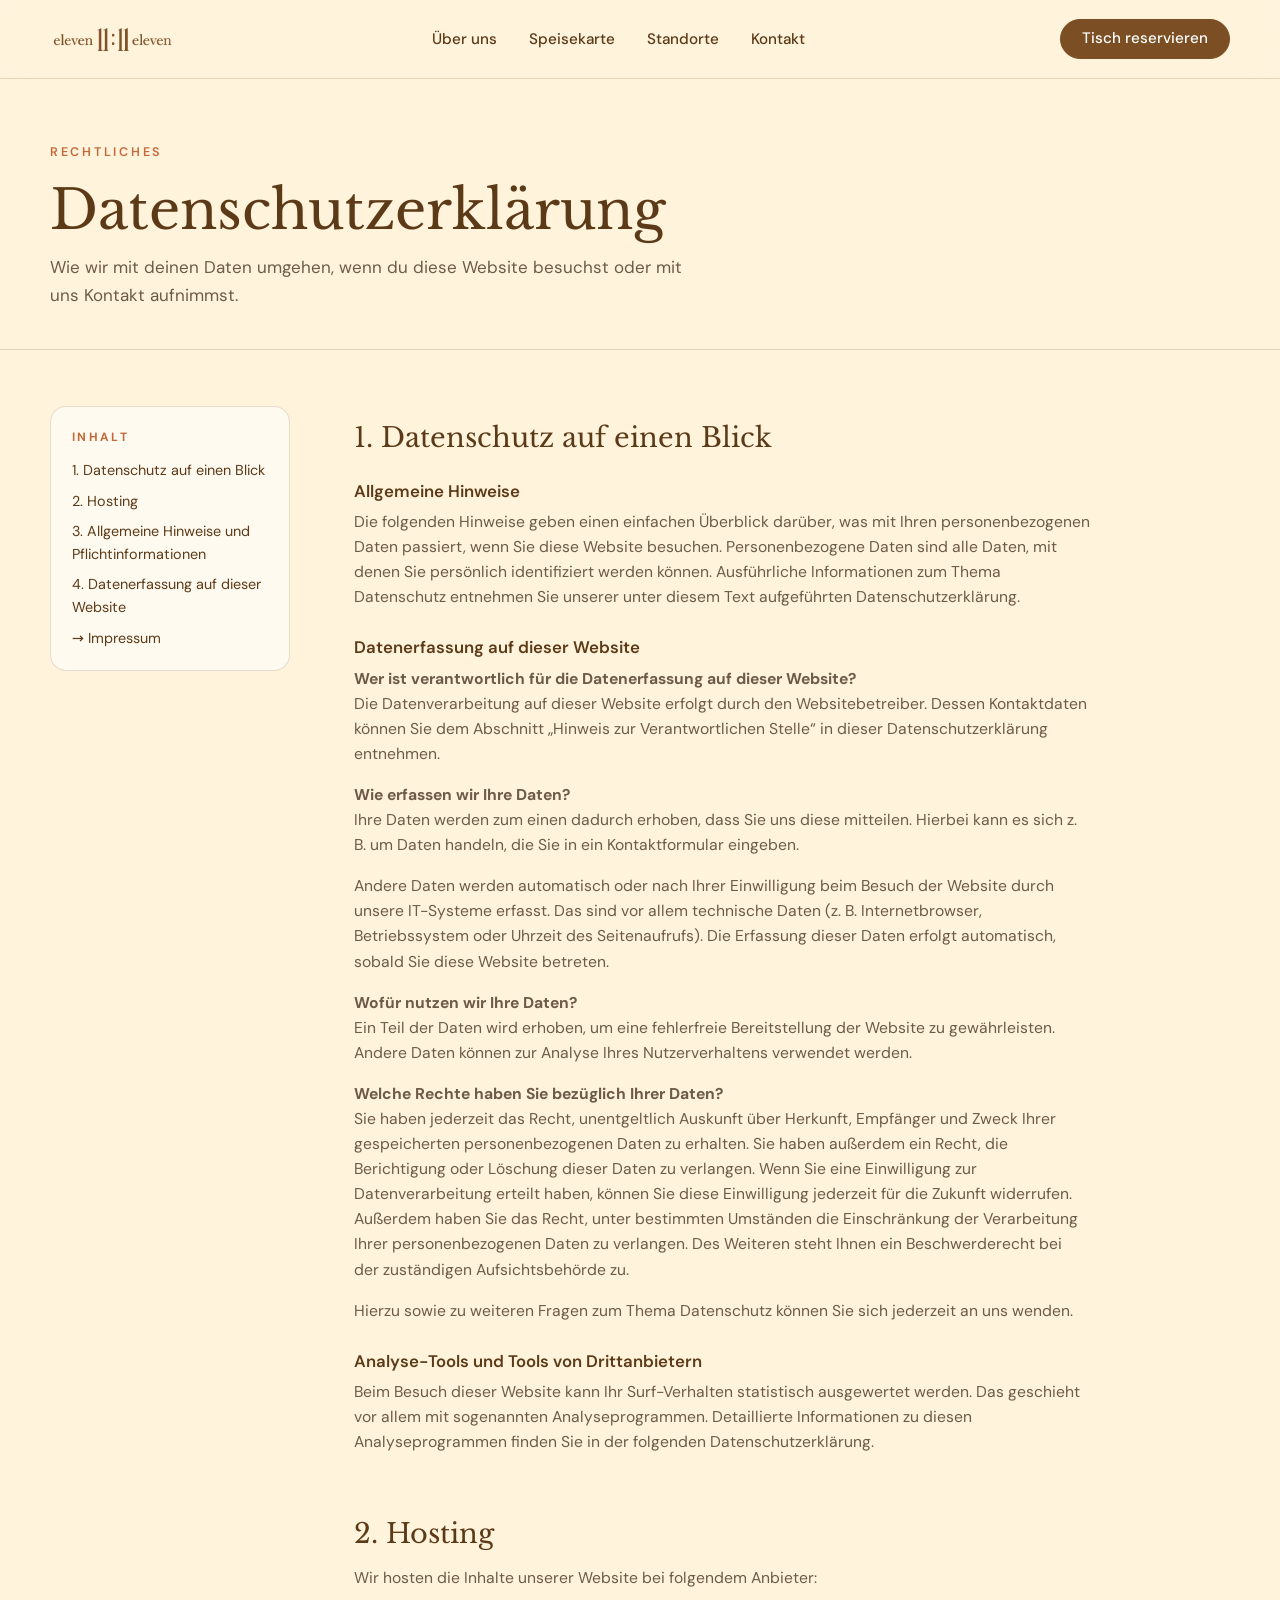
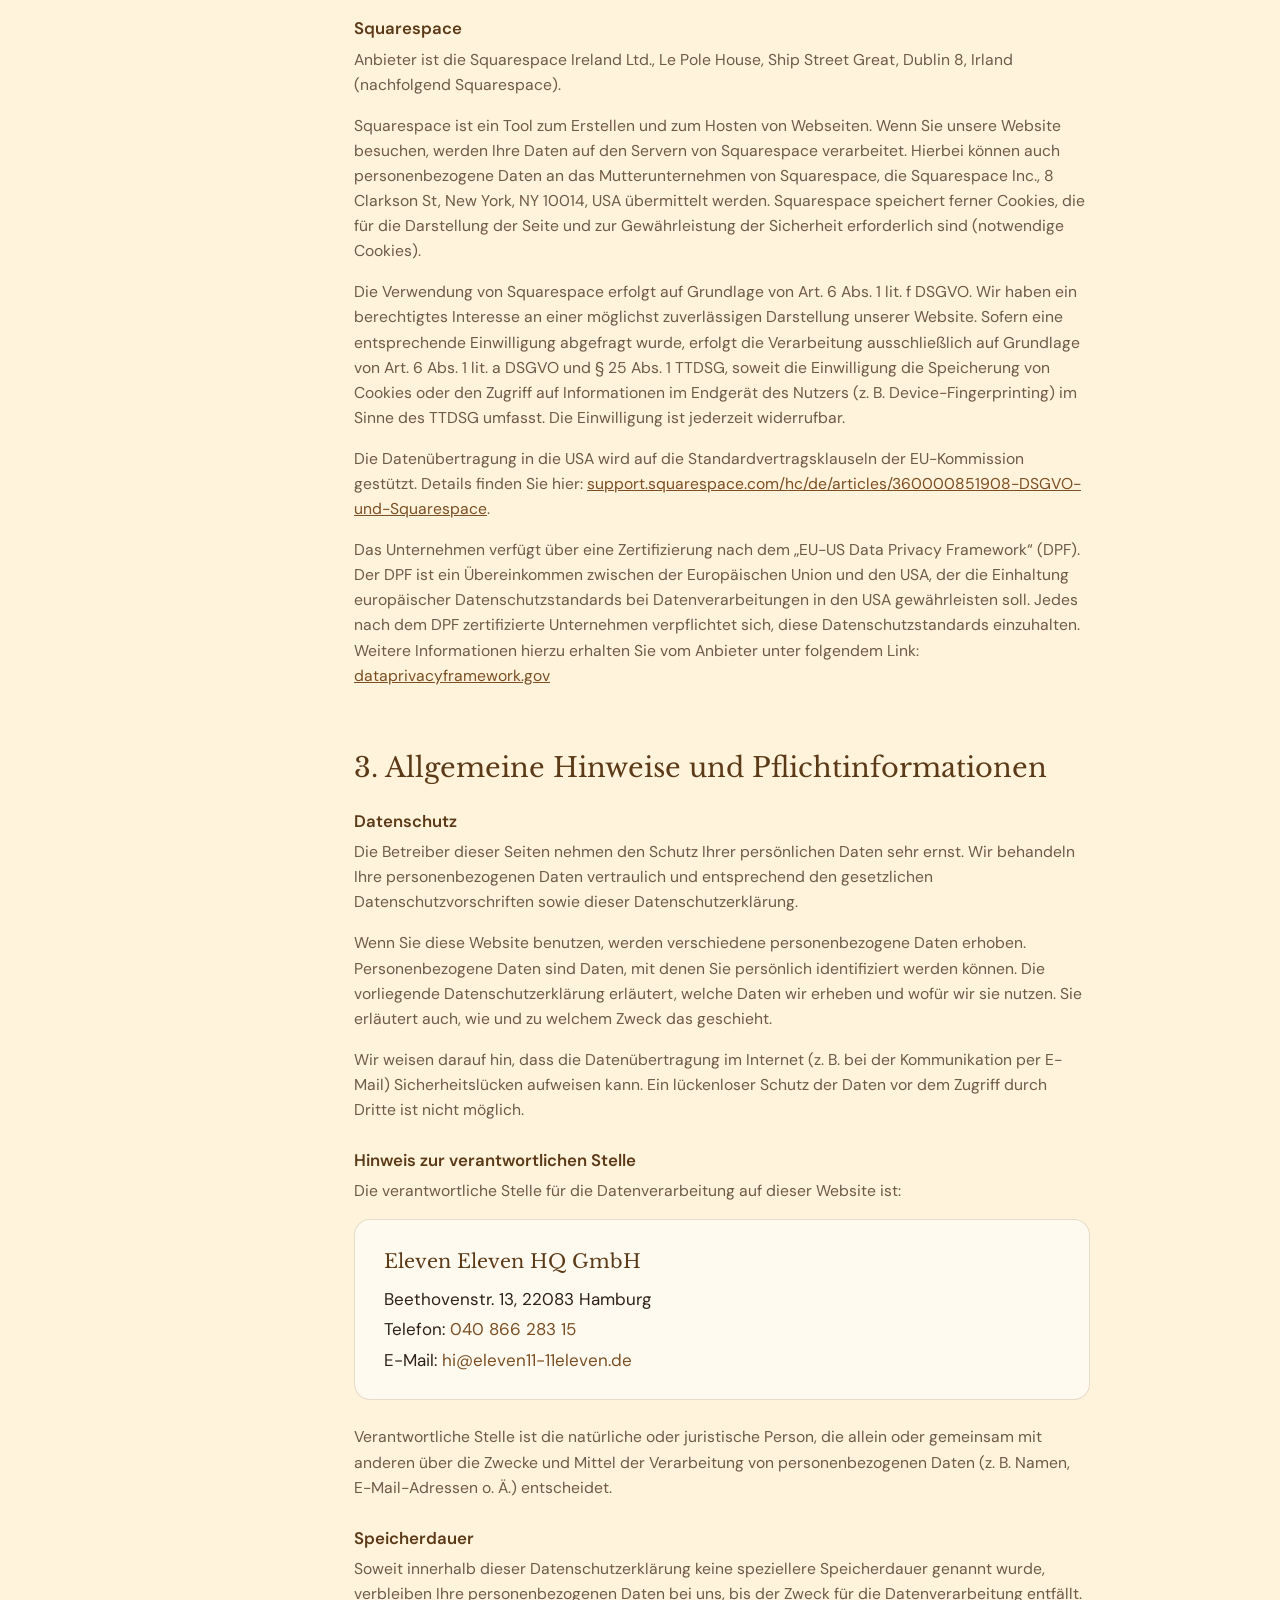
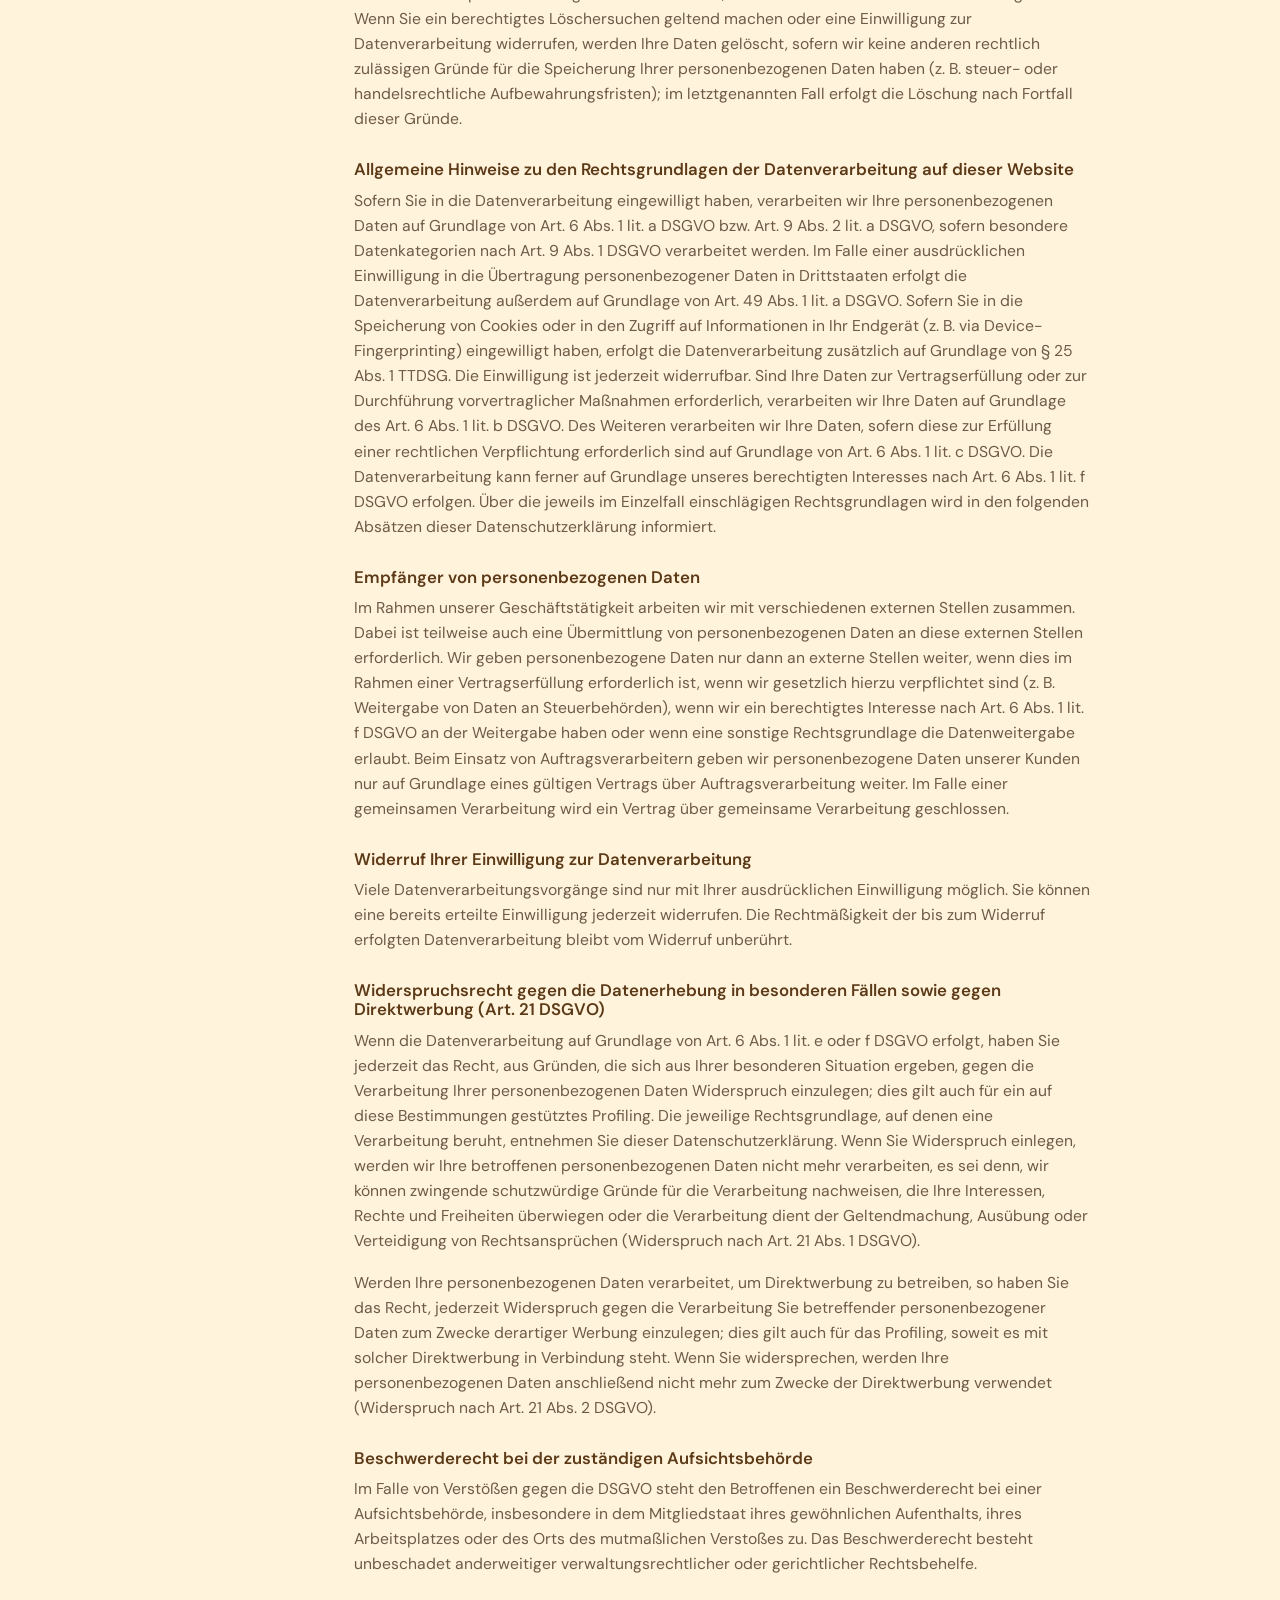
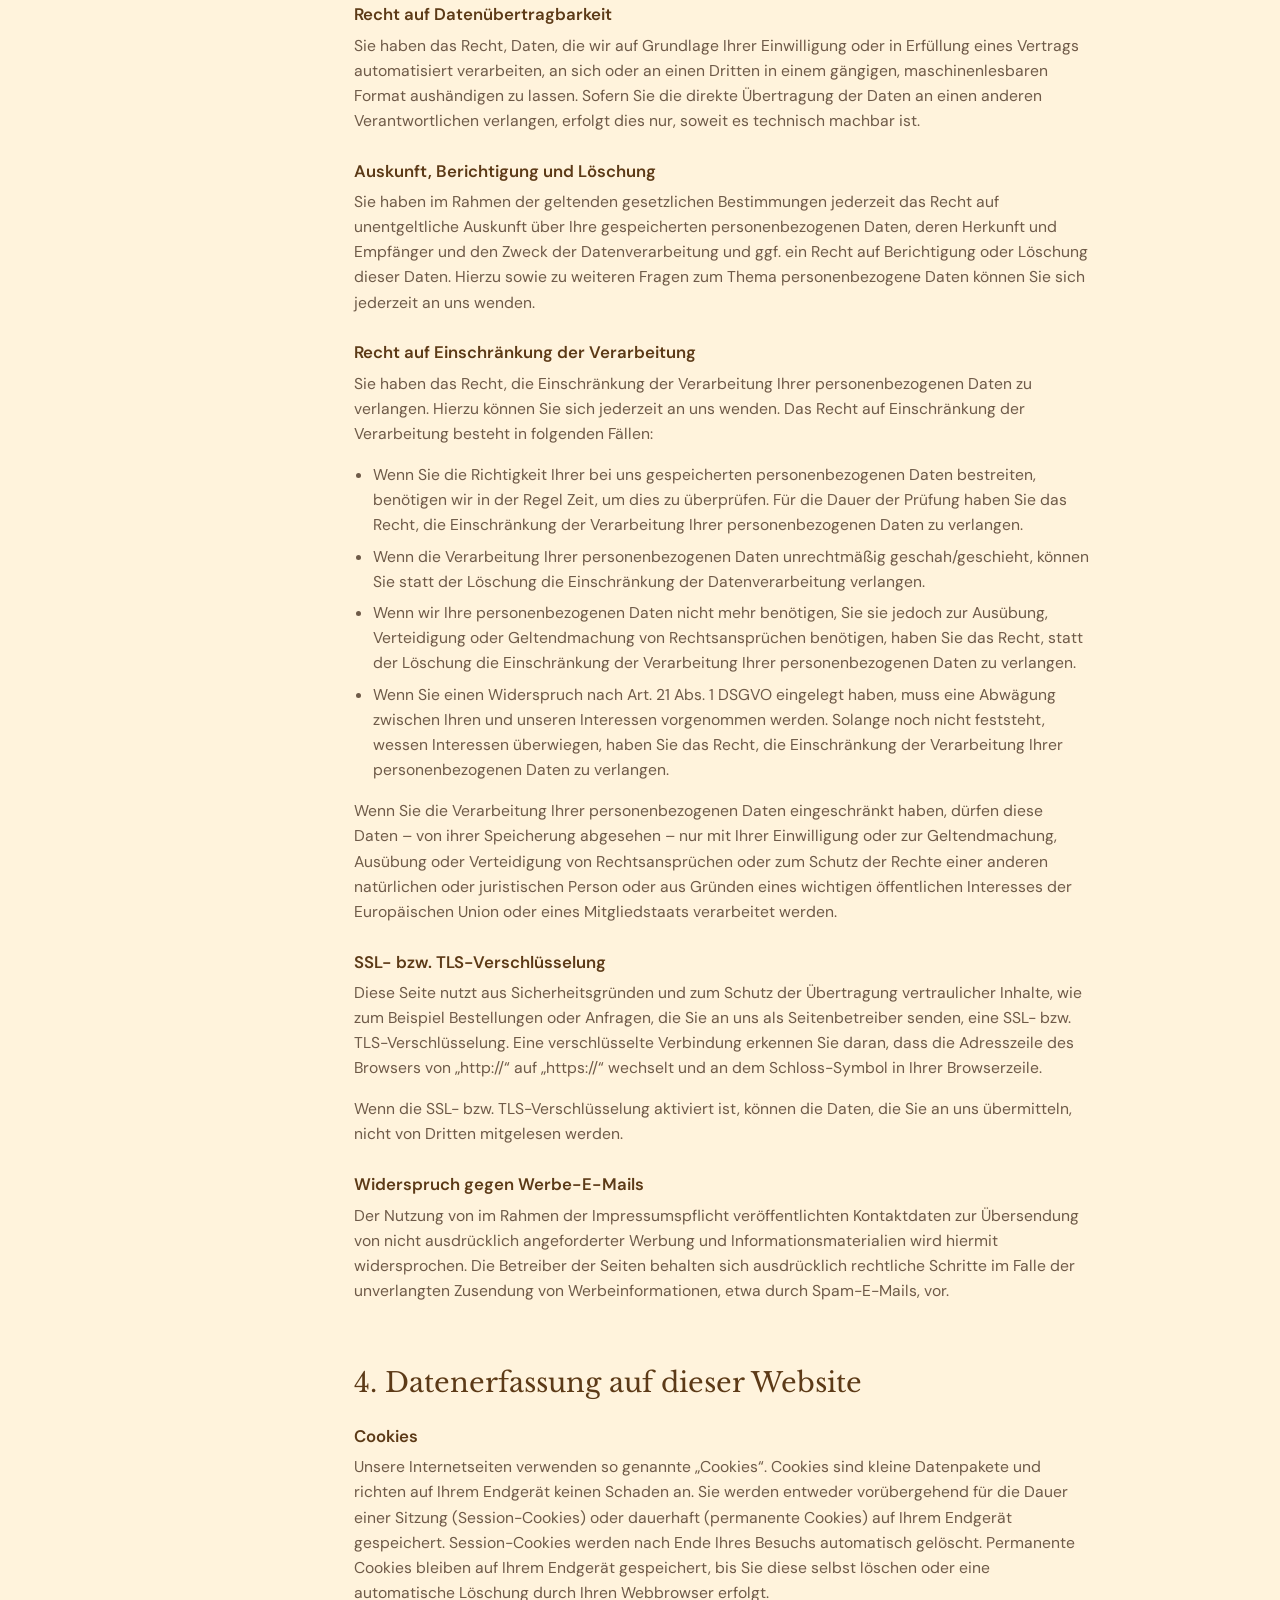
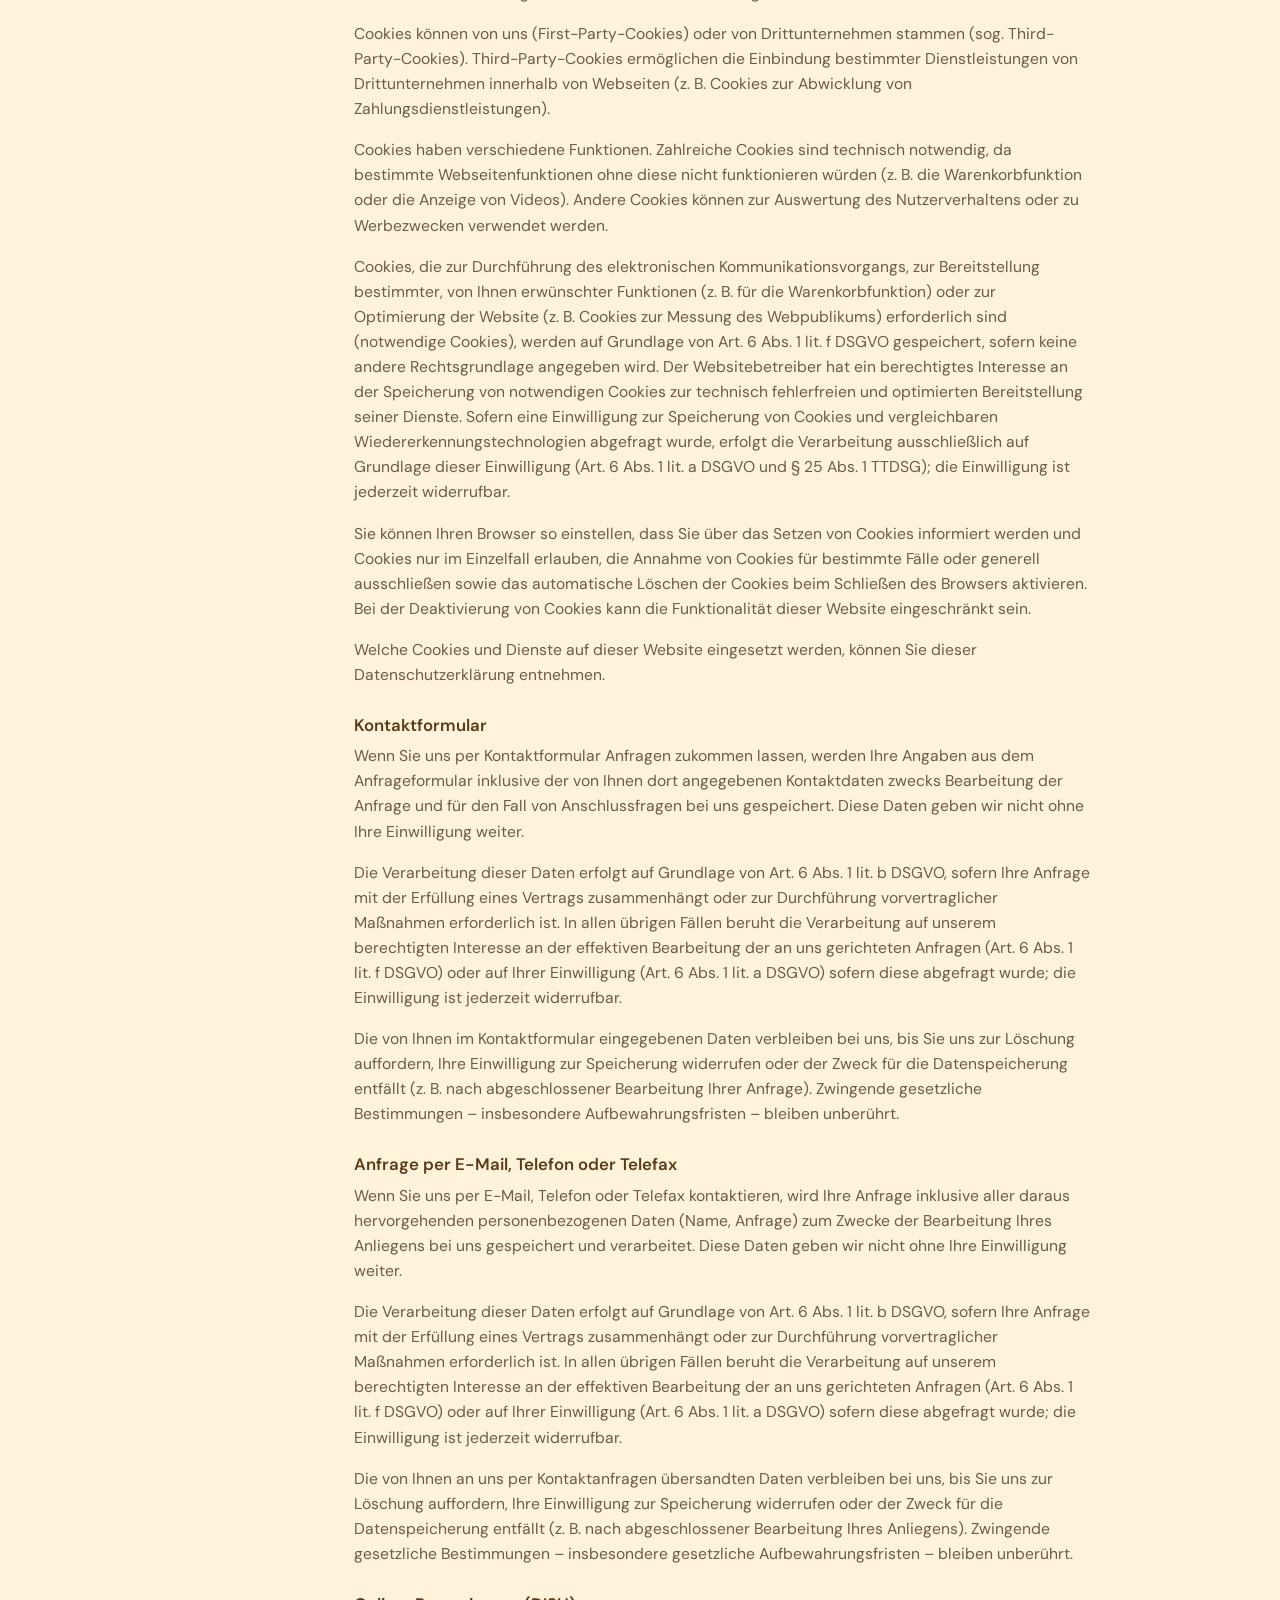
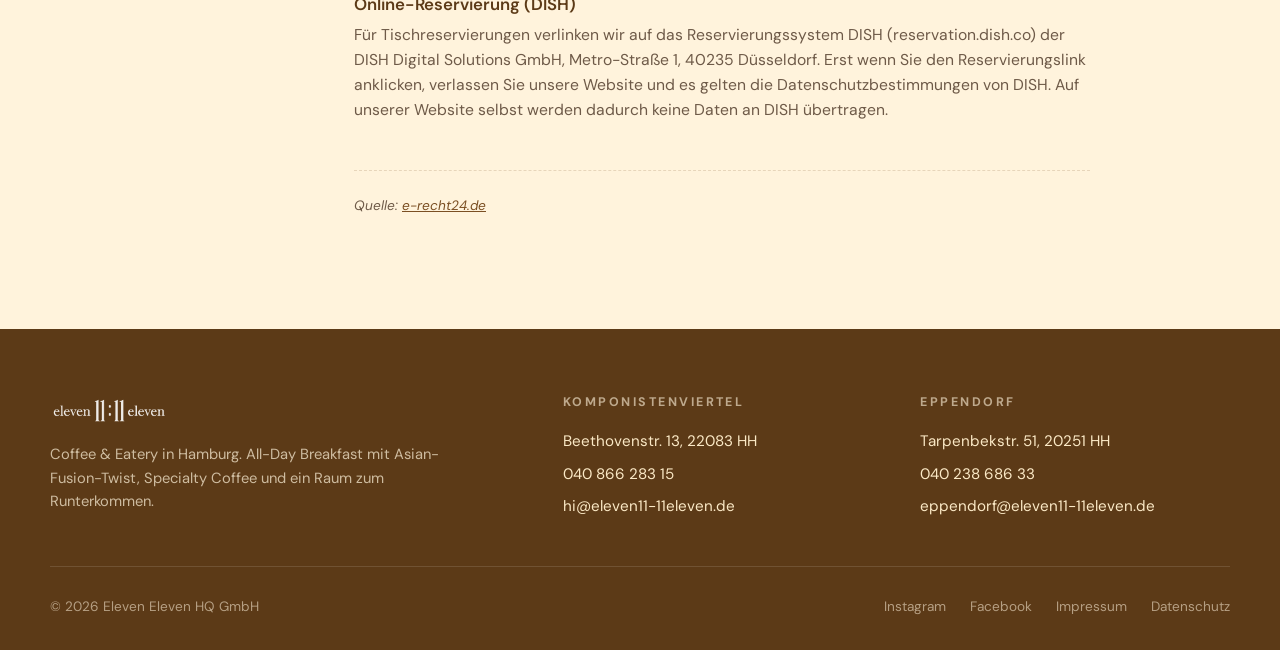
<file: datenschutz.html>
<!DOCTYPE html>
<html lang="de">
<head>
<meta charset="UTF-8">
<meta name="viewport" content="width=device-width, initial-scale=1.0">
<title>Datenschutzerklärung – eleven 11:11 eleven</title>
<meta name="description" content="Datenschutzerklärung der Eleven Eleven HQ GmbH, Hamburg.">
<meta name="robots" content="noindex, follow">
<link rel="icon" href="img/logo-04.png">
<link rel="stylesheet" href="fonts/fonts.css">
<link rel="stylesheet" href="style.css">
</head>
<body class="no-js">
<script>document.body.classList.remove('no-js')</script>

<header>
  <div class="container nav">
    <a href="index.html" class="logo" aria-label="eleven 11:11 eleven – Startseite"><img src="img/logo.png" alt="eleven 11:11 eleven"></a>
    <ul>
      <li><a href="index.html#about">Über uns</a></li>
      <li><a href="index.html#menu">Speisekarte</a></li>
      <li><a href="index.html#locations">Standorte</a></li>
      <li><a href="index.html#contact">Kontakt</a></li>
    </ul>
    <a href="index.html#locations" class="btn btn-primary btn-desktop">Tisch reservieren</a>
    <button class="burger" aria-label="Menü öffnen" aria-expanded="false" onclick="toggleMenu()"><span></span><span></span><span></span></button>
  </div>
  <nav class="mobile-menu" id="mobileMenu">
    <a href="index.html#about">Über uns</a>
    <a href="index.html#menu">Speisekarte</a>
    <a href="index.html#locations">Standorte</a>
    <a href="index.html#contact">Kontakt</a>
    <a href="index.html#locations" class="btn btn-primary">Tisch reservieren</a>
  </nav>
</header>

<main>
  <section class="legal-hero">
    <div class="container">
      <span class="eyebrow">Rechtliches</span>
      <h1>Datenschutz­erklärung</h1>
      <p>Wie wir mit deinen Daten umgehen, wenn du diese Website besuchst oder mit uns Kontakt aufnimmst.</p>
    </div>
  </section>

  <section class="legal">
    <div class="container legal-grid">
      <aside class="legal-toc">
        <h4>Inhalt</h4>
        <ol>
          <li><a href="#ueberblick">1. Datenschutz auf einen Blick</a></li>
          <li><a href="#hosting">2. Hosting</a></li>
          <li><a href="#pflicht">3. Allgemeine Hinweise und Pflichtinformationen</a></li>
          <li><a href="#erfassung">4. Datenerfassung auf dieser Website</a></li>
          <li><a href="impressum.html">→ Impressum</a></li>
        </ol>
      </aside>

      <div class="legal-body">

        <h2 id="ueberblick">1. Datenschutz auf einen Blick</h2>
        <h3>Allgemeine Hinweise</h3>
        <p>Die folgenden Hinweise geben einen einfachen Überblick darüber, was mit Ihren personenbezogenen Daten passiert, wenn Sie diese Website besuchen. Personenbezogene Daten sind alle Daten, mit denen Sie persönlich identifiziert werden können. Ausführliche Informationen zum Thema Datenschutz entnehmen Sie unserer unter diesem Text aufgeführten Datenschutzerklärung.</p>

        <h3>Datenerfassung auf dieser Website</h3>
        <p><strong>Wer ist verantwortlich für die Datenerfassung auf dieser Website?</strong><br>Die Datenverarbeitung auf dieser Website erfolgt durch den Websitebetreiber. Dessen Kontaktdaten können Sie dem Abschnitt „Hinweis zur Verantwortlichen Stelle“ in dieser Datenschutzerklärung entnehmen.</p>
        <p><strong>Wie erfassen wir Ihre Daten?</strong><br>Ihre Daten werden zum einen dadurch erhoben, dass Sie uns diese mitteilen. Hierbei kann es sich z. B. um Daten handeln, die Sie in ein Kontaktformular eingeben.</p>
        <p>Andere Daten werden automatisch oder nach Ihrer Einwilligung beim Besuch der Website durch unsere IT-Systeme erfasst. Das sind vor allem technische Daten (z. B. Internetbrowser, Betriebssystem oder Uhrzeit des Seitenaufrufs). Die Erfassung dieser Daten erfolgt automatisch, sobald Sie diese Website betreten.</p>
        <p><strong>Wofür nutzen wir Ihre Daten?</strong><br>Ein Teil der Daten wird erhoben, um eine fehlerfreie Bereitstellung der Website zu gewährleisten. Andere Daten können zur Analyse Ihres Nutzerverhaltens verwendet werden.</p>
        <p><strong>Welche Rechte haben Sie bezüglich Ihrer Daten?</strong><br>Sie haben jederzeit das Recht, unentgeltlich Auskunft über Herkunft, Empfänger und Zweck Ihrer gespeicherten personenbezogenen Daten zu erhalten. Sie haben außerdem ein Recht, die Berichtigung oder Löschung dieser Daten zu verlangen. Wenn Sie eine Einwilligung zur Datenverarbeitung erteilt haben, können Sie diese Einwilligung jederzeit für die Zukunft widerrufen. Außerdem haben Sie das Recht, unter bestimmten Umständen die Einschränkung der Verarbeitung Ihrer personenbezogenen Daten zu verlangen. Des Weiteren steht Ihnen ein Beschwerderecht bei der zuständigen Aufsichtsbehörde zu.</p>
        <p>Hierzu sowie zu weiteren Fragen zum Thema Datenschutz können Sie sich jederzeit an uns wenden.</p>

        <h3>Analyse-Tools und Tools von Dritt­anbietern</h3>
        <p>Beim Besuch dieser Website kann Ihr Surf-Verhalten statistisch ausgewertet werden. Das geschieht vor allem mit sogenannten Analyseprogrammen. Detaillierte Informationen zu diesen Analyseprogrammen finden Sie in der folgenden Datenschutzerklärung.</p>

        <h2 id="hosting">2. Hosting</h2>
        <p>Wir hosten die Inhalte unserer Website bei folgendem Anbieter:</p>
        <!-- TODO: Wenn die neue Seite nicht mehr bei Squarespace liegt, diesen Abschnitt an den neuen Hoster anpassen. -->
        <h3>Squarespace</h3>
        <p>Anbieter ist die Squarespace Ireland Ltd., Le Pole House, Ship Street Great, Dublin 8, Irland (nachfolgend Squarespace).</p>
        <p>Squarespace ist ein Tool zum Erstellen und zum Hosten von Webseiten. Wenn Sie unsere Website besuchen, werden Ihre Daten auf den Servern von Squarespace verarbeitet. Hierbei können auch personenbezogene Daten an das Mutterunternehmen von Squarespace, die Squarespace Inc., 8 Clarkson St, New York, NY 10014, USA übermittelt werden. Squarespace speichert ferner Cookies, die für die Darstellung der Seite und zur Gewährleistung der Sicherheit erforderlich sind (notwendige Cookies).</p>
        <p>Die Verwendung von Squarespace erfolgt auf Grundlage von Art. 6 Abs. 1 lit. f DSGVO. Wir haben ein berechtigtes Interesse an einer möglichst zuverlässigen Darstellung unserer Website. Sofern eine entsprechende Einwilligung abgefragt wurde, erfolgt die Verarbeitung ausschließlich auf Grundlage von Art. 6 Abs. 1 lit. a DSGVO und § 25 Abs. 1 TTDSG, soweit die Einwilligung die Speicherung von Cookies oder den Zugriff auf Informationen im Endgerät des Nutzers (z. B. Device-Fingerprinting) im Sinne des TTDSG umfasst. Die Einwilligung ist jederzeit widerrufbar.</p>
        <p>Die Datenübertragung in die USA wird auf die Standardvertragsklauseln der EU-Kommission gestützt. Details finden Sie hier: <a href="https://support.squarespace.com/hc/de/articles/360000851908-DSGVO-und-Squarespace" target="_blank" rel="noopener">support.squarespace.com/hc/de/articles/360000851908-DSGVO-und-Squarespace</a>.</p>
        <p>Das Unternehmen verfügt über eine Zertifizierung nach dem „EU-US Data Privacy Framework“ (DPF). Der DPF ist ein Übereinkommen zwischen der Europäischen Union und den USA, der die Einhaltung europäischer Datenschutzstandards bei Datenverarbeitungen in den USA gewährleisten soll. Jedes nach dem DPF zertifizierte Unternehmen verpflichtet sich, diese Datenschutzstandards einzuhalten. Weitere Informationen hierzu erhalten Sie vom Anbieter unter folgendem Link: <a href="https://www.dataprivacyframework.gov/s/participant-search/participant-detail?contact=true&id=a2zt0000000GnjcAAC&status=Active" target="_blank" rel="noopener">dataprivacyframework.gov</a></p>

        <h2 id="pflicht">3. Allgemeine Hinweise und Pflicht­informationen</h2>
        <h3>Datenschutz</h3>
        <p>Die Betreiber dieser Seiten nehmen den Schutz Ihrer persönlichen Daten sehr ernst. Wir behandeln Ihre personenbezogenen Daten vertraulich und entsprechend den gesetzlichen Datenschutzvorschriften sowie dieser Datenschutzerklärung.</p>
        <p>Wenn Sie diese Website benutzen, werden verschiedene personenbezogene Daten erhoben. Personenbezogene Daten sind Daten, mit denen Sie persönlich identifiziert werden können. Die vorliegende Datenschutzerklärung erläutert, welche Daten wir erheben und wofür wir sie nutzen. Sie erläutert auch, wie und zu welchem Zweck das geschieht.</p>
        <p>Wir weisen darauf hin, dass die Datenübertragung im Internet (z. B. bei der Kommunikation per E-Mail) Sicherheitslücken aufweisen kann. Ein lückenloser Schutz der Daten vor dem Zugriff durch Dritte ist nicht möglich.</p>

        <h3>Hinweis zur verantwortlichen Stelle</h3>
        <p>Die verantwortliche Stelle für die Datenverarbeitung auf dieser Website ist:</p>
        <div class="card">
          <strong>Eleven Eleven HQ GmbH</strong>
          Beethovenstr. 13, 22083 Hamburg<br>
          Telefon: <a href="tel:+494086628315">040 866 283 15</a><br>
          E-Mail: <a href="mailto:hi@eleven11-11eleven.de">hi@eleven11-11eleven.de</a>
        </div>
        <p>Verantwortliche Stelle ist die natürliche oder juristische Person, die allein oder gemeinsam mit anderen über die Zwecke und Mittel der Verarbeitung von personenbezogenen Daten (z. B. Namen, E-Mail-Adressen o. Ä.) entscheidet.</p>

        <h3>Speicherdauer</h3>
        <p>Soweit innerhalb dieser Datenschutzerklärung keine speziellere Speicherdauer genannt wurde, verbleiben Ihre personenbezogenen Daten bei uns, bis der Zweck für die Datenverarbeitung entfällt. Wenn Sie ein berechtigtes Löschersuchen geltend machen oder eine Einwilligung zur Datenverarbeitung widerrufen, werden Ihre Daten gelöscht, sofern wir keine anderen rechtlich zulässigen Gründe für die Speicherung Ihrer personenbezogenen Daten haben (z. B. steuer- oder handelsrechtliche Aufbewahrungsfristen); im letztgenannten Fall erfolgt die Löschung nach Fortfall dieser Gründe.</p>

        <h3>Allgemeine Hinweise zu den Rechtsgrundlagen der Datenverarbeitung auf dieser Website</h3>
        <p>Sofern Sie in die Datenverarbeitung eingewilligt haben, verarbeiten wir Ihre personenbezogenen Daten auf Grundlage von Art. 6 Abs. 1 lit. a DSGVO bzw. Art. 9 Abs. 2 lit. a DSGVO, sofern besondere Datenkategorien nach Art. 9 Abs. 1 DSGVO verarbeitet werden. Im Falle einer ausdrücklichen Einwilligung in die Übertragung personenbezogener Daten in Drittstaaten erfolgt die Datenverarbeitung außerdem auf Grundlage von Art. 49 Abs. 1 lit. a DSGVO. Sofern Sie in die Speicherung von Cookies oder in den Zugriff auf Informationen in Ihr Endgerät (z. B. via Device-Fingerprinting) eingewilligt haben, erfolgt die Datenverarbeitung zusätzlich auf Grundlage von § 25 Abs. 1 TTDSG. Die Einwilligung ist jederzeit widerrufbar. Sind Ihre Daten zur Vertragserfüllung oder zur Durchführung vorvertraglicher Maßnahmen erforderlich, verarbeiten wir Ihre Daten auf Grundlage des Art. 6 Abs. 1 lit. b DSGVO. Des Weiteren verarbeiten wir Ihre Daten, sofern diese zur Erfüllung einer rechtlichen Verpflichtung erforderlich sind auf Grundlage von Art. 6 Abs. 1 lit. c DSGVO. Die Datenverarbeitung kann ferner auf Grundlage unseres berechtigten Interesses nach Art. 6 Abs. 1 lit. f DSGVO erfolgen. Über die jeweils im Einzelfall einschlägigen Rechtsgrundlagen wird in den folgenden Absätzen dieser Datenschutzerklärung informiert.</p>

        <h3>Empfänger von personenbezogenen Daten</h3>
        <p>Im Rahmen unserer Geschäftstätigkeit arbeiten wir mit verschiedenen externen Stellen zusammen. Dabei ist teilweise auch eine Übermittlung von personenbezogenen Daten an diese externen Stellen erforderlich. Wir geben personenbezogene Daten nur dann an externe Stellen weiter, wenn dies im Rahmen einer Vertragserfüllung erforderlich ist, wenn wir gesetzlich hierzu verpflichtet sind (z. B. Weitergabe von Daten an Steuerbehörden), wenn wir ein berechtigtes Interesse nach Art. 6 Abs. 1 lit. f DSGVO an der Weitergabe haben oder wenn eine sonstige Rechtsgrundlage die Datenweitergabe erlaubt. Beim Einsatz von Auftragsverarbeitern geben wir personenbezogene Daten unserer Kunden nur auf Grundlage eines gültigen Vertrags über Auftragsverarbeitung weiter. Im Falle einer gemeinsamen Verarbeitung wird ein Vertrag über gemeinsame Verarbeitung geschlossen.</p>

        <h3>Widerruf Ihrer Einwilligung zur Datenverarbeitung</h3>
        <p>Viele Datenverarbeitungsvorgänge sind nur mit Ihrer ausdrücklichen Einwilligung möglich. Sie können eine bereits erteilte Einwilligung jederzeit widerrufen. Die Rechtmäßigkeit der bis zum Widerruf erfolgten Datenverarbeitung bleibt vom Widerruf unberührt.</p>

        <h3>Widerspruchsrecht gegen die Datenerhebung in besonderen Fällen sowie gegen Direktwerbung (Art. 21 DSGVO)</h3>
        <p>Wenn die Datenverarbeitung auf Grundlage von Art. 6 Abs. 1 lit. e oder f DSGVO erfolgt, haben Sie jederzeit das Recht, aus Gründen, die sich aus Ihrer besonderen Situation ergeben, gegen die Verarbeitung Ihrer personenbezogenen Daten Widerspruch einzulegen; dies gilt auch für ein auf diese Bestimmungen gestütztes Profiling. Die jeweilige Rechtsgrundlage, auf denen eine Verarbeitung beruht, entnehmen Sie dieser Datenschutzerklärung. Wenn Sie Widerspruch einlegen, werden wir Ihre betroffenen personenbezogenen Daten nicht mehr verarbeiten, es sei denn, wir können zwingende schutzwürdige Gründe für die Verarbeitung nachweisen, die Ihre Interessen, Rechte und Freiheiten überwiegen oder die Verarbeitung dient der Geltendmachung, Ausübung oder Verteidigung von Rechtsansprüchen (Widerspruch nach Art. 21 Abs. 1 DSGVO).</p>
        <p>Werden Ihre personenbezogenen Daten verarbeitet, um Direktwerbung zu betreiben, so haben Sie das Recht, jederzeit Widerspruch gegen die Verarbeitung Sie betreffender personenbezogener Daten zum Zwecke derartiger Werbung einzulegen; dies gilt auch für das Profiling, soweit es mit solcher Direktwerbung in Verbindung steht. Wenn Sie widersprechen, werden Ihre personenbezogenen Daten anschließend nicht mehr zum Zwecke der Direktwerbung verwendet (Widerspruch nach Art. 21 Abs. 2 DSGVO).</p>

        <h3>Beschwerde­recht bei der zuständigen Aufsichts­behörde</h3>
        <p>Im Falle von Verstößen gegen die DSGVO steht den Betroffenen ein Beschwerderecht bei einer Aufsichtsbehörde, insbesondere in dem Mitgliedstaat ihres gewöhnlichen Aufenthalts, ihres Arbeitsplatzes oder des Orts des mutmaßlichen Verstoßes zu. Das Beschwerderecht besteht unbeschadet anderweitiger verwaltungsrechtlicher oder gerichtlicher Rechtsbehelfe.</p>

        <h3>Recht auf Daten­übertrag­barkeit</h3>
        <p>Sie haben das Recht, Daten, die wir auf Grundlage Ihrer Einwilligung oder in Erfüllung eines Vertrags automatisiert verarbeiten, an sich oder an einen Dritten in einem gängigen, maschinenlesbaren Format aushändigen zu lassen. Sofern Sie die direkte Übertragung der Daten an einen anderen Verantwortlichen verlangen, erfolgt dies nur, soweit es technisch machbar ist.</p>

        <h3>Auskunft, Berichtigung und Löschung</h3>
        <p>Sie haben im Rahmen der geltenden gesetzlichen Bestimmungen jederzeit das Recht auf unentgeltliche Auskunft über Ihre gespeicherten personenbezogenen Daten, deren Herkunft und Empfänger und den Zweck der Datenverarbeitung und ggf. ein Recht auf Berichtigung oder Löschung dieser Daten. Hierzu sowie zu weiteren Fragen zum Thema personenbezogene Daten können Sie sich jederzeit an uns wenden.</p>

        <h3>Recht auf Einschränkung der Verarbeitung</h3>
        <p>Sie haben das Recht, die Einschränkung der Verarbeitung Ihrer personenbezogenen Daten zu verlangen. Hierzu können Sie sich jederzeit an uns wenden. Das Recht auf Einschränkung der Verarbeitung besteht in folgenden Fällen:</p>
        <ul>
          <li>Wenn Sie die Richtigkeit Ihrer bei uns gespeicherten personenbezogenen Daten bestreiten, benötigen wir in der Regel Zeit, um dies zu überprüfen. Für die Dauer der Prüfung haben Sie das Recht, die Einschränkung der Verarbeitung Ihrer personenbezogenen Daten zu verlangen.</li>
          <li>Wenn die Verarbeitung Ihrer personenbezogenen Daten unrechtmäßig geschah/geschieht, können Sie statt der Löschung die Einschränkung der Datenverarbeitung verlangen.</li>
          <li>Wenn wir Ihre personenbezogenen Daten nicht mehr benötigen, Sie sie jedoch zur Ausübung, Verteidigung oder Geltendmachung von Rechtsansprüchen benötigen, haben Sie das Recht, statt der Löschung die Einschränkung der Verarbeitung Ihrer personenbezogenen Daten zu verlangen.</li>
          <li>Wenn Sie einen Widerspruch nach Art. 21 Abs. 1 DSGVO eingelegt haben, muss eine Abwägung zwischen Ihren und unseren Interessen vorgenommen werden. Solange noch nicht feststeht, wessen Interessen überwiegen, haben Sie das Recht, die Einschränkung der Verarbeitung Ihrer personenbezogenen Daten zu verlangen.</li>
        </ul>
        <p>Wenn Sie die Verarbeitung Ihrer personenbezogenen Daten eingeschränkt haben, dürfen diese Daten – von ihrer Speicherung abgesehen – nur mit Ihrer Einwilligung oder zur Geltendmachung, Ausübung oder Verteidigung von Rechtsansprüchen oder zum Schutz der Rechte einer anderen natürlichen oder juristischen Person oder aus Gründen eines wichtigen öffentlichen Interesses der Europäischen Union oder eines Mitgliedstaats verarbeitet werden.</p>

        <h3>SSL- bzw. TLS-Verschlüsselung</h3>
        <p>Diese Seite nutzt aus Sicherheitsgründen und zum Schutz der Übertragung vertraulicher Inhalte, wie zum Beispiel Bestellungen oder Anfragen, die Sie an uns als Seitenbetreiber senden, eine SSL- bzw. TLS-Verschlüsselung. Eine verschlüsselte Verbindung erkennen Sie daran, dass die Adresszeile des Browsers von „http://“ auf „https://“ wechselt und an dem Schloss-Symbol in Ihrer Browserzeile.</p>
        <p>Wenn die SSL- bzw. TLS-Verschlüsselung aktiviert ist, können die Daten, die Sie an uns übermitteln, nicht von Dritten mitgelesen werden.</p>

        <h3>Widerspruch gegen Werbe-E-Mails</h3>
        <p>Der Nutzung von im Rahmen der Impressumspflicht veröffentlichten Kontaktdaten zur Übersendung von nicht ausdrücklich angeforderter Werbung und Informationsmaterialien wird hiermit widersprochen. Die Betreiber der Seiten behalten sich ausdrücklich rechtliche Schritte im Falle der unverlangten Zusendung von Werbeinformationen, etwa durch Spam-E-Mails, vor.</p>

        <h2 id="erfassung">4. Datenerfassung auf dieser Website</h2>
        <h3>Cookies</h3>
        <p>Unsere Internetseiten verwenden so genannte „Cookies“. Cookies sind kleine Datenpakete und richten auf Ihrem Endgerät keinen Schaden an. Sie werden entweder vorübergehend für die Dauer einer Sitzung (Session-Cookies) oder dauerhaft (permanente Cookies) auf Ihrem Endgerät gespeichert. Session-Cookies werden nach Ende Ihres Besuchs automatisch gelöscht. Permanente Cookies bleiben auf Ihrem Endgerät gespeichert, bis Sie diese selbst löschen oder eine automatische Löschung durch Ihren Webbrowser erfolgt.</p>
        <p>Cookies können von uns (First-Party-Cookies) oder von Drittunternehmen stammen (sog. Third-Party-Cookies). Third-Party-Cookies ermöglichen die Einbindung bestimmter Dienstleistungen von Drittunternehmen innerhalb von Webseiten (z. B. Cookies zur Abwicklung von Zahlungsdienstleistungen).</p>
        <p>Cookies haben verschiedene Funktionen. Zahlreiche Cookies sind technisch notwendig, da bestimmte Webseitenfunktionen ohne diese nicht funktionieren würden (z. B. die Warenkorbfunktion oder die Anzeige von Videos). Andere Cookies können zur Auswertung des Nutzerverhaltens oder zu Werbezwecken verwendet werden.</p>
        <p>Cookies, die zur Durchführung des elektronischen Kommunikationsvorgangs, zur Bereitstellung bestimmter, von Ihnen erwünschter Funktionen (z. B. für die Warenkorbfunktion) oder zur Optimierung der Website (z. B. Cookies zur Messung des Webpublikums) erforderlich sind (notwendige Cookies), werden auf Grundlage von Art. 6 Abs. 1 lit. f DSGVO gespeichert, sofern keine andere Rechtsgrundlage angegeben wird. Der Websitebetreiber hat ein berechtigtes Interesse an der Speicherung von notwendigen Cookies zur technisch fehlerfreien und optimierten Bereitstellung seiner Dienste. Sofern eine Einwilligung zur Speicherung von Cookies und vergleichbaren Wiedererkennungstechnologien abgefragt wurde, erfolgt die Verarbeitung ausschließlich auf Grundlage dieser Einwilligung (Art. 6 Abs. 1 lit. a DSGVO und § 25 Abs. 1 TTDSG); die Einwilligung ist jederzeit widerrufbar.</p>
        <p>Sie können Ihren Browser so einstellen, dass Sie über das Setzen von Cookies informiert werden und Cookies nur im Einzelfall erlauben, die Annahme von Cookies für bestimmte Fälle oder generell ausschließen sowie das automatische Löschen der Cookies beim Schließen des Browsers aktivieren. Bei der Deaktivierung von Cookies kann die Funktionalität dieser Website eingeschränkt sein.</p>
        <p>Welche Cookies und Dienste auf dieser Website eingesetzt werden, können Sie dieser Datenschutzerklärung entnehmen.</p>

        <h3>Kontaktformular</h3>
        <p>Wenn Sie uns per Kontaktformular Anfragen zukommen lassen, werden Ihre Angaben aus dem Anfrageformular inklusive der von Ihnen dort angegebenen Kontaktdaten zwecks Bearbeitung der Anfrage und für den Fall von Anschlussfragen bei uns gespeichert. Diese Daten geben wir nicht ohne Ihre Einwilligung weiter.</p>
        <p>Die Verarbeitung dieser Daten erfolgt auf Grundlage von Art. 6 Abs. 1 lit. b DSGVO, sofern Ihre Anfrage mit der Erfüllung eines Vertrags zusammenhängt oder zur Durchführung vorvertraglicher Maßnahmen erforderlich ist. In allen übrigen Fällen beruht die Verarbeitung auf unserem berechtigten Interesse an der effektiven Bearbeitung der an uns gerichteten Anfragen (Art. 6 Abs. 1 lit. f DSGVO) oder auf Ihrer Einwilligung (Art. 6 Abs. 1 lit. a DSGVO) sofern diese abgefragt wurde; die Einwilligung ist jederzeit widerrufbar.</p>
        <p>Die von Ihnen im Kontaktformular eingegebenen Daten verbleiben bei uns, bis Sie uns zur Löschung auffordern, Ihre Einwilligung zur Speicherung widerrufen oder der Zweck für die Datenspeicherung entfällt (z. B. nach abgeschlossener Bearbeitung Ihrer Anfrage). Zwingende gesetzliche Bestimmungen – insbesondere Aufbewahrungsfristen – bleiben unberührt.</p>

        <h3>Anfrage per E-Mail, Telefon oder Telefax</h3>
        <p>Wenn Sie uns per E-Mail, Telefon oder Telefax kontaktieren, wird Ihre Anfrage inklusive aller daraus hervorgehenden personenbezogenen Daten (Name, Anfrage) zum Zwecke der Bearbeitung Ihres Anliegens bei uns gespeichert und verarbeitet. Diese Daten geben wir nicht ohne Ihre Einwilligung weiter.</p>
        <p>Die Verarbeitung dieser Daten erfolgt auf Grundlage von Art. 6 Abs. 1 lit. b DSGVO, sofern Ihre Anfrage mit der Erfüllung eines Vertrags zusammenhängt oder zur Durchführung vorvertraglicher Maßnahmen erforderlich ist. In allen übrigen Fällen beruht die Verarbeitung auf unserem berechtigten Interesse an der effektiven Bearbeitung der an uns gerichteten Anfragen (Art. 6 Abs. 1 lit. f DSGVO) oder auf Ihrer Einwilligung (Art. 6 Abs. 1 lit. a DSGVO) sofern diese abgefragt wurde; die Einwilligung ist jederzeit widerrufbar.</p>
        <p>Die von Ihnen an uns per Kontaktanfragen übersandten Daten verbleiben bei uns, bis Sie uns zur Löschung auffordern, Ihre Einwilligung zur Speicherung widerrufen oder der Zweck für die Datenspeicherung entfällt (z. B. nach abgeschlossener Bearbeitung Ihres Anliegens). Zwingende gesetzliche Bestimmungen – insbesondere gesetzliche Aufbewahrungsfristen – bleiben unberührt.</p>

        <h3>Online-Reservierung (DISH)</h3>
        <p>Für Tischreservierungen verlinken wir auf das Reservierungssystem DISH (reservation.dish.co) der DISH Digital Solutions GmbH, Metro-Straße 1, 40235 Düsseldorf. Erst wenn Sie den Reservierungslink anklicken, verlassen Sie unsere Website und es gelten die Datenschutzbestimmungen von DISH. Auf unserer Website selbst werden dadurch keine Daten an DISH übertragen.</p>

        <p class="note">Quelle: <a href="https://www.e-recht24.de" target="_blank" rel="noopener">e-recht24.de</a></p>
      </div>
    </div>
  </section>
</main>

<footer>
  <div class="container">
    <div class="foot-grid">
      <div>
        <img src="img/logo.png" alt="eleven 11:11 eleven">
        <p>Coffee & Eatery in Hamburg. All-Day Breakfast mit Asian-Fusion-Twist, Specialty Coffee und ein Raum zum Runterkommen.</p>
      </div>
      <div>
        <h4>Komponistenviertel</h4>
        <ul>
          <li>Beethovenstr. 13, 22083 HH</li>
          <li><a href="tel:+494086628315">040 866 283 15</a></li>
          <li><a href="mailto:hi@eleven11-11eleven.de">hi@eleven11-11eleven.de</a></li>
        </ul>
      </div>
      <div>
        <h4>Eppendorf</h4>
        <ul>
          <li>Tarpenbekstr. 51, 20251 HH</li>
          <li><a href="tel:+494023868633">040 238 686 33</a></li>
          <li><a href="mailto:eppendorf@eleven11-11eleven.de">eppendorf@eleven11-11eleven.de</a></li>
        </ul>
      </div>
    </div>
    <div class="foot-bottom">
      <span>© <span id="year"></span> Eleven Eleven HQ GmbH</span>
      <nav>
        <a href="https://www.instagram.com/1111.hamburg" target="_blank" rel="noopener">Instagram</a>
        <a href="https://www.facebook.com/eleveneleven.hamburg" target="_blank" rel="noopener">Facebook</a>
        <a href="impressum.html">Impressum</a>
        <a href="datenschutz.html">Datenschutz</a>
      </nav>
    </div>
  </div>
</footer>

<script>
  document.getElementById('year').textContent = new Date().getFullYear();
  function toggleMenu(){
    const m = document.getElementById('mobileMenu');
    const b = document.querySelector('.burger');
    const open = m.classList.toggle('open');
    b.setAttribute('aria-expanded', open);
    document.body.style.overflow = open ? 'hidden' : '';
  }
</script>
</body>
</html>
</file>
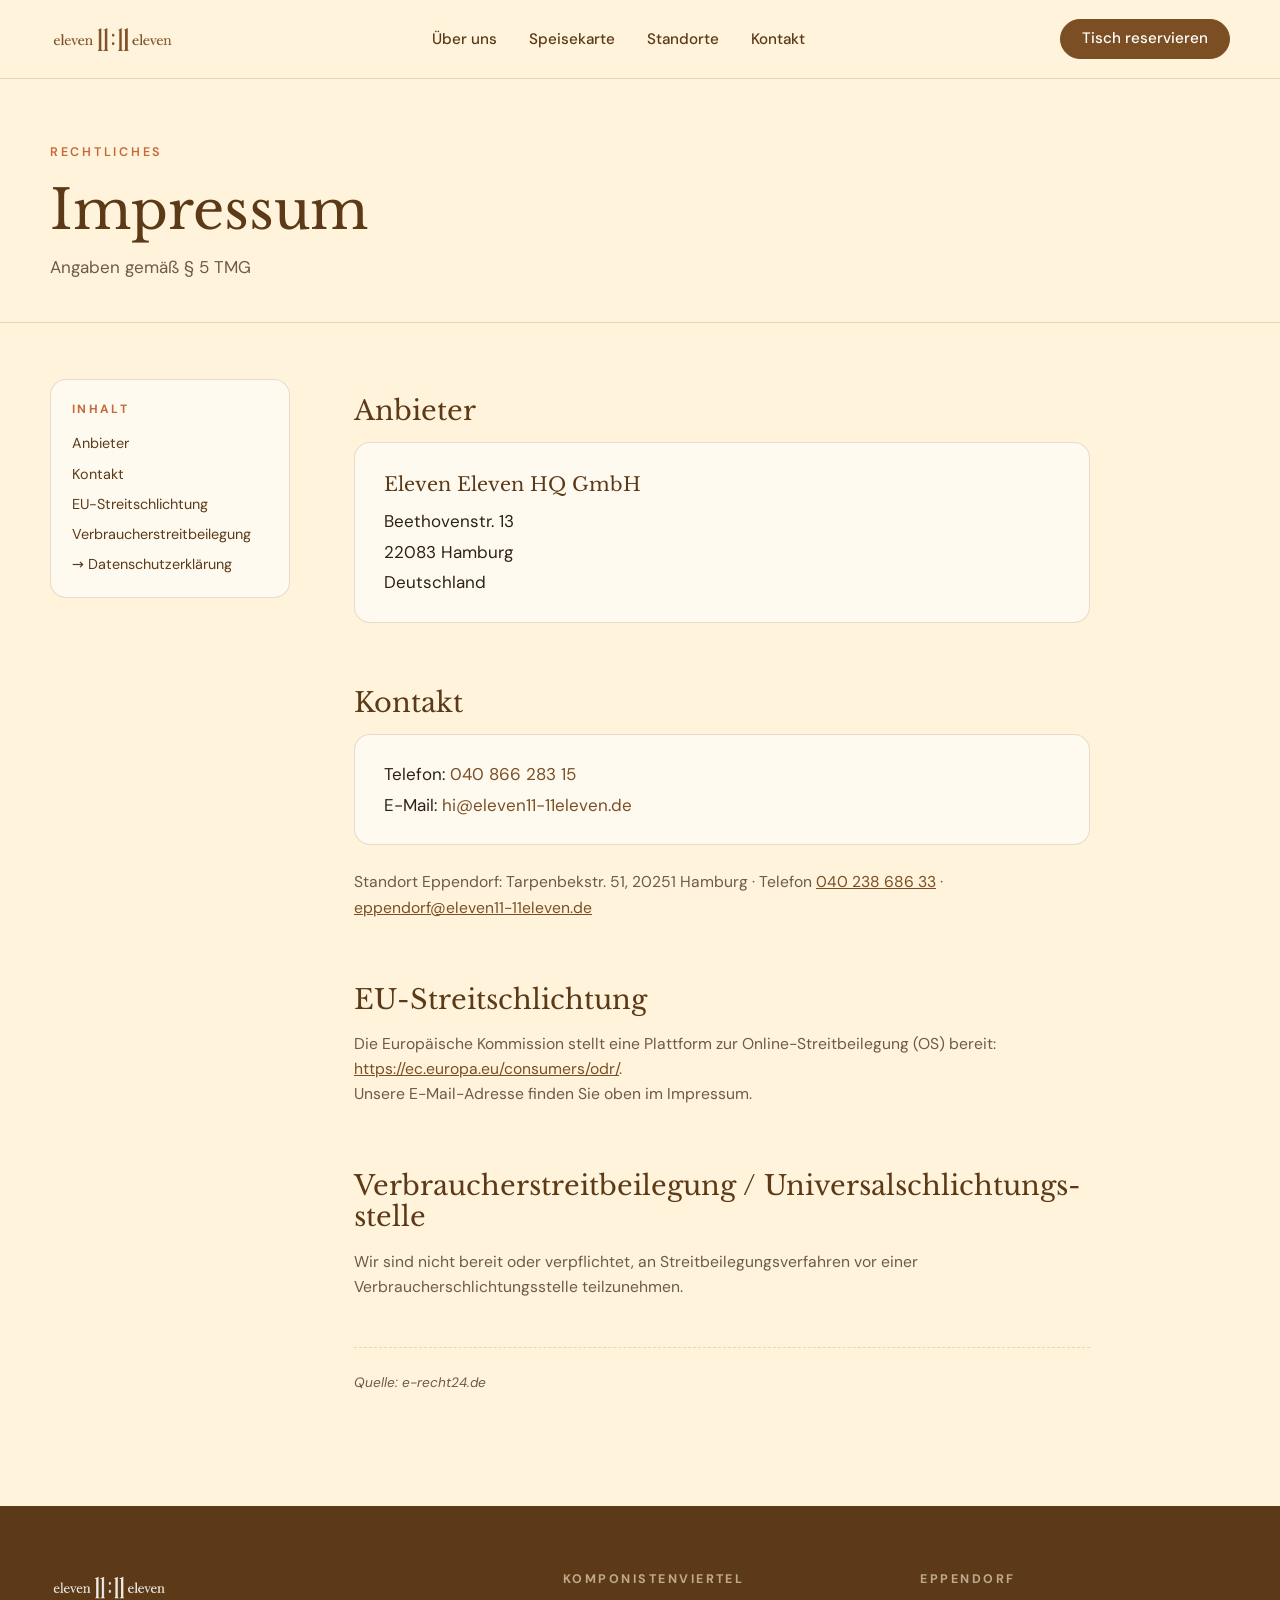
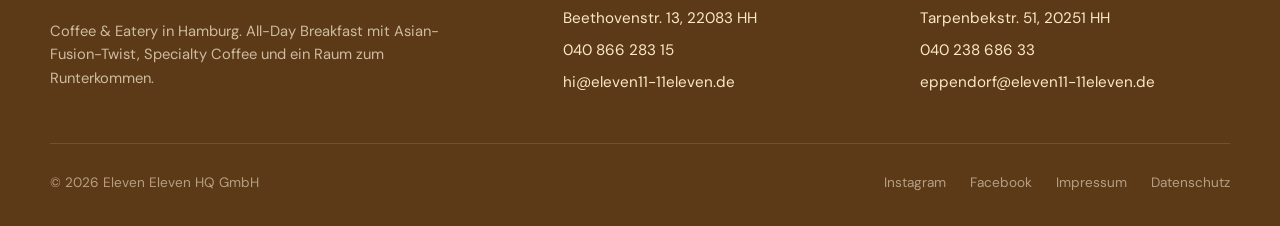
<file: impressum.html>
<!DOCTYPE html>
<html lang="de">
<head>
<meta charset="UTF-8">
<meta name="viewport" content="width=device-width, initial-scale=1.0">
<title>Impressum – eleven 11:11 eleven</title>
<meta name="description" content="Impressum der Eleven Eleven HQ GmbH, Hamburg.">
<meta name="robots" content="noindex, follow">
<link rel="icon" href="img/logo-04.png">
<link rel="stylesheet" href="fonts/fonts.css">
<link rel="stylesheet" href="style.css">
</head>
<body class="no-js">
<script>document.body.classList.remove('no-js')</script>

<header>
  <div class="container nav">
    <a href="index.html" class="logo" aria-label="eleven 11:11 eleven – Startseite"><img src="img/logo.png" alt="eleven 11:11 eleven"></a>
    <ul>
      <li><a href="index.html#about">Über uns</a></li>
      <li><a href="index.html#menu">Speisekarte</a></li>
      <li><a href="index.html#locations">Standorte</a></li>
      <li><a href="index.html#contact">Kontakt</a></li>
    </ul>
    <a href="index.html#locations" class="btn btn-primary btn-desktop">Tisch reservieren</a>
    <button class="burger" aria-label="Menü öffnen" aria-expanded="false" onclick="toggleMenu()"><span></span><span></span><span></span></button>
  </div>
  <nav class="mobile-menu" id="mobileMenu">
    <a href="index.html#about">Über uns</a>
    <a href="index.html#menu">Speisekarte</a>
    <a href="index.html#locations">Standorte</a>
    <a href="index.html#contact">Kontakt</a>
    <a href="index.html#locations" class="btn btn-primary">Tisch reservieren</a>
  </nav>
</header>

<main>
  <section class="legal-hero">
    <div class="container">
      <span class="eyebrow">Rechtliches</span>
      <h1>Impressum</h1>
      <p>Angaben gemäß § 5 TMG</p>
    </div>
  </section>

  <section class="legal">
    <div class="container legal-grid">
      <aside class="legal-toc">
        <h4>Inhalt</h4>
        <ol>
          <li><a href="#anbieter">Anbieter</a></li>
          <li><a href="#kontakt">Kontakt</a></li>
          <li><a href="#streit">EU-Streitschlichtung</a></li>
          <li><a href="#verbraucher">Verbraucherstreitbeilegung</a></li>
          <li><a href="datenschutz.html">→ Datenschutzerklärung</a></li>
        </ol>
      </aside>

      <div class="legal-body">
        <h2 id="anbieter">Anbieter</h2>
        <div class="card">
          <strong>Eleven Eleven HQ GmbH</strong>
          Beethovenstr. 13<br>
          22083 Hamburg<br>
          Deutschland
        </div>

        <h2 id="kontakt">Kontakt</h2>
        <div class="card">
          Telefon: <a href="tel:+494086628315">040 866 283 15</a><br>
          E-Mail: <a href="mailto:hi@eleven11-11eleven.de">hi@eleven11-11eleven.de</a>
        </div>
        <p>Standort Eppendorf: Tarpenbekstr. 51, 20251 Hamburg · Telefon <a href="tel:+494023868633">040 238 686 33</a> · <a href="mailto:eppendorf@eleven11-11eleven.de">eppendorf@eleven11-11eleven.de</a></p>

        <h2 id="streit">EU-Streitschlichtung</h2>
        <p>Die Europäische Kommission stellt eine Plattform zur Online-Streitbeilegung (OS) bereit: <a href="https://ec.europa.eu/consumers/odr/" target="_blank" rel="noopener">https://ec.europa.eu/consumers/odr/</a>.<br>Unsere E-Mail-Adresse finden Sie oben im Impressum.</p>

        <h2 id="verbraucher">Verbraucher­streit­beilegung / Universal­schlichtungs­stelle</h2>
        <p>Wir sind nicht bereit oder verpflichtet, an Streitbeilegungsverfahren vor einer Verbraucherschlichtungsstelle teilzunehmen.</p>

        <p class="note">Quelle: e-recht24.de</p>
      </div>
    </div>
  </section>
</main>

<footer>
  <div class="container">
    <div class="foot-grid">
      <div>
        <img src="img/logo.png" alt="eleven 11:11 eleven">
        <p>Coffee & Eatery in Hamburg. All-Day Breakfast mit Asian-Fusion-Twist, Specialty Coffee und ein Raum zum Runterkommen.</p>
      </div>
      <div>
        <h4>Komponistenviertel</h4>
        <ul>
          <li>Beethovenstr. 13, 22083 HH</li>
          <li><a href="tel:+494086628315">040 866 283 15</a></li>
          <li><a href="mailto:hi@eleven11-11eleven.de">hi@eleven11-11eleven.de</a></li>
        </ul>
      </div>
      <div>
        <h4>Eppendorf</h4>
        <ul>
          <li>Tarpenbekstr. 51, 20251 HH</li>
          <li><a href="tel:+494023868633">040 238 686 33</a></li>
          <li><a href="mailto:eppendorf@eleven11-11eleven.de">eppendorf@eleven11-11eleven.de</a></li>
        </ul>
      </div>
    </div>
    <div class="foot-bottom">
      <span>© <span id="year"></span> Eleven Eleven HQ GmbH</span>
      <nav>
        <a href="https://www.instagram.com/1111.hamburg" target="_blank" rel="noopener">Instagram</a>
        <a href="https://www.facebook.com/eleveneleven.hamburg" target="_blank" rel="noopener">Facebook</a>
        <a href="impressum.html">Impressum</a>
        <a href="datenschutz.html">Datenschutz</a>
      </nav>
    </div>
  </div>
</footer>

<script>
  document.getElementById('year').textContent = new Date().getFullYear();
  function toggleMenu(){
    const m = document.getElementById('mobileMenu');
    const b = document.querySelector('.burger');
    const open = m.classList.toggle('open');
    b.setAttribute('aria-expanded', open);
    document.body.style.overflow = open ? 'hidden' : '';
  }
</script>
</body>
</html>
</file>
<file: fonts/fonts.css>
/* Lokal gehostete Schriften (DSGVO-konform, kein Google-Fonts-Request) */
@font-face{font-family:"DM Sans";font-style:normal;font-weight:300 700;font-display:swap;src:url(dm-sans.woff2) format("woff2")}
@font-face{font-family:"DM Sans";font-style:italic;font-weight:300 700;font-display:swap;src:url(dm-sans-italic.woff2) format("woff2")}
@font-face{font-family:"Libre Baskerville";font-style:normal;font-weight:400 700;font-display:swap;src:url(libre-baskerville.woff2) format("woff2")}
@font-face{font-family:"Libre Baskerville";font-style:italic;font-weight:400;font-display:swap;src:url(libre-baskerville-italic.woff2) format("woff2")}
</file>
<file: style.css>
:root{
    --cream:#FFF3DC;
    --cream-2:#FBE9C6;
    --paper:#FFFAF0;
    --brown:#7B4F23;
    --brown-dark:#5C3A17;
    --ink:#2E2117;
    --muted:#6E5A48;
    --terracotta:#C4693A;
    --sage:#6F8A5B;
    --line:rgba(123,79,35,.18);
    --shadow:0 20px 50px -20px rgba(92,58,23,.35);
    --radius:22px;
    --serif:"Libre Baskerville",Georgia,serif;
    --sans:"DM Sans",system-ui,-apple-system,"Segoe UI",sans-serif;
  }
  *{box-sizing:border-box;margin:0;padding:0}
  html{scroll-behavior:smooth}
  body{font-family:var(--sans);color:var(--ink);background:var(--cream);line-height:1.6;font-size:17px;-webkit-font-smoothing:antialiased}
  img{display:block;max-width:100%}
  a{color:inherit}
  h1,h2,h3{font-family:var(--serif);font-weight:400;line-height:1.15;color:var(--brown-dark)}
  h2{font-size:clamp(2rem,4vw,3rem)}
  .container{width:min(1180px,100% - 2rem);margin-inline:auto}
  .eyebrow{font-family:var(--sans);font-size:.78rem;letter-spacing:.22em;text-transform:uppercase;color:var(--terracotta);font-weight:600;margin-bottom:1rem;display:block}
  .btn{display:inline-flex;align-items:center;gap:.5rem;padding:.9rem 1.6rem;border-radius:999px;font-weight:500;text-decoration:none;font-size:.95rem;border:1.5px solid var(--brown);transition:.25s;cursor:pointer;font-family:var(--sans);line-height:1}
  .btn-primary{background:var(--brown);color:#fff}
  .btn-primary:hover{background:var(--brown-dark);border-color:var(--brown-dark);transform:translateY(-2px)}
  .btn-ghost{background:transparent;color:var(--brown)}
  .btn-ghost:hover{background:rgba(123,79,35,.08);transform:translateY(-2px)}
  .btn svg{width:16px;height:16px}
  section{padding:6rem 0}
  @media(max-width:700px){section{padding:4rem 0}}

  /* ---------- Header ---------- */
  header{position:sticky;top:0;z-index:50;background:rgba(255,243,220,.85);backdrop-filter:blur(14px);-webkit-backdrop-filter:blur(14px);border-bottom:1px solid var(--line)}
  .nav{display:flex;align-items:center;justify-content:space-between;height:78px;gap:1rem}
  .nav .logo img{height:36px;width:auto}
  .nav ul{display:flex;gap:2rem;list-style:none}
  .nav ul a{text-decoration:none;font-size:.95rem;font-weight:500;color:var(--brown-dark);position:relative}
  .nav ul a::after{content:"";position:absolute;left:0;bottom:-6px;width:0;height:1.5px;background:var(--terracotta);transition:.25s}
  .nav ul a:hover::after{width:100%}
  .nav .btn{padding:.7rem 1.3rem}
  .burger{display:none;background:none;border:0;cursor:pointer;padding:.5rem}
  .burger span{display:block;width:24px;height:2px;background:var(--brown);margin:5px 0;transition:.3s}
  .mobile-menu{display:none}
  @media(max-width:900px){
    .nav ul{display:none}
    .nav .btn-desktop{display:none}
    .burger{display:block}
    .mobile-menu{position:fixed;inset:78px 0 0 0;background:var(--cream);padding:2rem;display:none;flex-direction:column;gap:1.5rem;z-index:49}
    .mobile-menu.open{display:flex}
    .mobile-menu a{font-family:var(--serif);font-size:1.6rem;text-decoration:none;color:var(--brown-dark)}
    .mobile-menu .btn{font-family:var(--sans);font-size:1rem;align-self:flex-start;margin-top:1rem}
  }

  /* ---------- Hero ---------- */
  .hero{padding:4rem 0 5rem;overflow:hidden}
  .hero-grid{display:grid;grid-template-columns:1.05fr .95fr;gap:4rem;align-items:center}
  .hero h1{font-size:clamp(2.6rem,5.2vw,4.4rem);margin-bottom:1.5rem}
  .hero h1 em{font-style:italic;color:var(--terracotta)}
  .hero p.lead{font-size:1.15rem;color:var(--muted);max-width:36rem;margin-bottom:2.2rem}
  .hero-actions{display:flex;gap:.9rem;flex-wrap:wrap;margin-bottom:2.5rem}
  .hero-meta{display:flex;gap:2.5rem;flex-wrap:wrap;color:var(--muted);font-size:.92rem}
  .hero-meta strong{display:block;color:var(--brown-dark);font-family:var(--serif);font-size:1.15rem;font-weight:400}
  .hero-visual{position:relative}
  .hero-visual .main{border-radius:var(--radius) var(--radius) 160px 160px;aspect-ratio:4/5;object-fit:cover;width:100%;box-shadow:var(--shadow)}
  .hero-visual .badge{position:absolute;left:-30px;bottom:60px;background:var(--paper);border:1px solid var(--line);border-radius:18px;padding:1rem 1.3rem;box-shadow:var(--shadow);max-width:230px}
  .hero-visual .badge .t{font-family:var(--serif);font-size:1.6rem;color:var(--brown);line-height:1}
  .hero-visual .badge .s{font-size:.82rem;color:var(--muted);margin-top:.35rem}
  .hero-visual .stamp{position:absolute;top:-24px;right:-24px;width:120px;height:120px;border-radius:50%;background:var(--terracotta);color:#fff;display:grid;place-items:center;text-align:center;font-family:var(--serif);font-size:.85rem;line-height:1.2;padding:1rem;animation:spin 20s linear infinite}
  @keyframes spin{to{transform:rotate(360deg)}}
  @media(max-width:900px){
    .hero{padding:2.5rem 0 4rem}
    .hero-grid{grid-template-columns:1fr;gap:3rem}
    .hero-visual .badge{left:16px;bottom:24px}
    .hero-visual .stamp{top:-14px;right:8px;width:100px;height:100px;font-size:.75rem}
  }

  /* ---------- Marquee ---------- */
  .marquee{background:var(--brown);color:var(--cream);padding:1rem 0;overflow:hidden;white-space:nowrap}
  .marquee-track{display:inline-block;animation:marquee 32s linear infinite;font-family:var(--serif);font-size:1.05rem}
  .marquee-track span{margin:0 2.5rem}
  @keyframes marquee{from{transform:translateX(0)}to{transform:translateX(-50%)}}

  /* ---------- About ---------- */
  .about-grid{display:grid;grid-template-columns:1fr 1fr;gap:5rem;align-items:center}
  .about p{color:var(--muted);margin-bottom:1.2rem;font-size:1.05rem}
  .about .quote{font-family:var(--serif);font-size:1.5rem;color:var(--brown);line-height:1.4;margin:2rem 0;padding-left:1.5rem;border-left:3px solid var(--terracotta)}
  .about-visual{position:relative}
  .about-visual img{border-radius:var(--radius);aspect-ratio:3/4;object-fit:cover;box-shadow:var(--shadow)}
  .about-visual .kanji{position:absolute;right:-10px;top:-40px;font-family:var(--serif);font-size:7rem;color:var(--cream-2);line-height:1;z-index:-1;user-select:none}
  .pillars{display:grid;grid-template-columns:repeat(3,1fr);gap:1.2rem;margin-top:2.5rem}
  .pillar{background:var(--paper);border:1px solid var(--line);border-radius:16px;padding:1.3rem}
  .pillar .ic{width:38px;height:38px;border-radius:12px;background:var(--cream-2);display:grid;place-items:center;color:var(--brown);margin-bottom:.8rem}
  .pillar h3{font-size:1.05rem;margin-bottom:.3rem;font-family:var(--sans);font-weight:600;color:var(--brown-dark)}
  .pillar p{font-size:.88rem;color:var(--muted);margin:0}
  @media(max-width:900px){
    .about-grid{grid-template-columns:1fr;gap:3rem}
    .about-visual{order:-1}
    .pillars{grid-template-columns:1fr}
  }

  /* ---------- Moment ---------- */
  .moment{background:var(--brown-dark);color:var(--cream);text-align:center;position:relative;overflow:hidden}
  .moment::before{content:"11:11";position:absolute;left:50%;top:50%;transform:translate(-50%,-50%);font-family:var(--serif);font-size:clamp(14rem,40vw,30rem);color:rgba(255,255,255,.04);line-height:1;pointer-events:none}
  .moment .time{font-family:var(--serif);font-size:clamp(3.5rem,9vw,6.5rem);line-height:1;margin-bottom:1.5rem;color:#fff}
  .moment .lines{font-family:var(--serif);font-size:clamp(1.3rem,2.4vw,1.8rem);line-height:1.6;max-width:36rem;margin-inline:auto;font-style:italic;color:var(--cream-2)}
  .moment .sub{margin-top:1.5rem;color:rgba(255,243,220,.7);font-size:.95rem;letter-spacing:.1em;text-transform:uppercase}

  /* ---------- Menu ---------- */
  .menu-head{display:flex;justify-content:space-between;align-items:end;gap:2rem;margin-bottom:3rem;flex-wrap:wrap}
  .menu-head p{color:var(--muted);max-width:32rem}
  .tabs{display:flex;gap:.5rem;flex-wrap:wrap;margin-bottom:2.5rem}
  .tab{padding:.65rem 1.2rem;border-radius:999px;border:1.5px solid var(--line);background:transparent;cursor:pointer;font-family:var(--sans);font-size:.92rem;font-weight:500;color:var(--brown-dark);transition:.2s}
  .tab:hover{border-color:var(--brown)}
  .tab.active{background:var(--brown);color:#fff;border-color:var(--brown)}
  .tab .h{font-size:.75rem;opacity:.7;margin-left:.4rem;font-weight:400}
  .panel{display:none}
  .panel.active{display:block;animation:fade .35s ease}
  @keyframes fade{from{opacity:0;transform:translateY(8px)}to{opacity:1;transform:none}}
  .dishes{display:grid;grid-template-columns:repeat(2,1fr);gap:1.2rem 3rem}
  .dish{padding:1.3rem 0;border-bottom:1px solid var(--line)}
  .dish-top{display:flex;justify-content:space-between;align-items:baseline;gap:1rem;margin-bottom:.35rem}
  .dish h3{font-size:1.15rem;font-family:var(--serif);display:flex;align-items:center;gap:.5rem}
  .dish .price{font-family:var(--serif);color:var(--brown);white-space:nowrap}
  .dish p{font-size:.92rem;color:var(--muted);margin:0}
  .dish .add{font-size:.82rem;color:var(--terracotta);font-style:italic;margin-top:.3rem}
  .vegan{display:inline-flex;align-items:center;justify-content:center;width:18px;height:18px;border-radius:50%;background:rgba(111,138,91,.15);color:var(--sage);flex-shrink:0}
  .vegan svg{width:11px;height:11px}
  .drinks{display:grid;grid-template-columns:repeat(3,1fr);gap:2.5rem}
  .drinks h3{font-size:1.25rem;margin-bottom:1rem;padding-bottom:.6rem;border-bottom:1.5px solid var(--brown)}
  .drinks ul{list-style:none}
  .drinks li{display:flex;justify-content:space-between;gap:1rem;padding:.5rem 0;border-bottom:1px dashed var(--line);font-size:.95rem}
  .drinks li span:last-child{font-family:var(--serif);color:var(--brown);white-space:nowrap}
  .menu-note{margin-top:2.5rem;display:flex;gap:1.5rem;align-items:center;justify-content:space-between;flex-wrap:wrap;background:var(--paper);border:1px solid var(--line);border-radius:16px;padding:1.3rem 1.6rem}
  .menu-note p{font-size:.88rem;color:var(--muted)}
  .menu-note .legend{display:flex;align-items:center;gap:.4rem;flex-wrap:wrap}
  @media(max-width:800px){.dishes{grid-template-columns:1fr}.drinks{grid-template-columns:1fr}}

  /* ---------- Gallery ---------- */
  .gallery{padding:0 0 6rem}
  .gallery-grid{display:grid;grid-template-columns:1.2fr .8fr .8fr;grid-template-rows:repeat(2,260px);gap:1rem}
  .gallery-grid img{width:100%;height:100%;object-fit:cover;border-radius:var(--radius)}
  .gallery-grid .tall{grid-row:span 2}
  .gallery-grid .card{background:var(--brown);color:var(--cream);border-radius:var(--radius);padding:2rem;display:flex;flex-direction:column;justify-content:space-between}
  .gallery-grid .card .big{font-family:var(--serif);font-size:1.6rem;line-height:1.3}
  .gallery-grid .card a{color:var(--cream-2);text-decoration:none;font-size:.9rem;display:inline-flex;align-items:center;gap:.4rem}
  @media(max-width:800px){.gallery-grid{grid-template-columns:1fr 1fr;grid-template-rows:none;grid-auto-rows:220px}.gallery-grid .tall{grid-row:span 2}.gallery-grid .card .big{font-size:1.2rem}}

  /* ---------- Locations ---------- */
  .locations{background:var(--paper);border-block:1px solid var(--line)}
  .loc-grid{display:grid;grid-template-columns:1fr 1fr;gap:2rem;margin-top:3rem}
  .loc{background:var(--cream);border-radius:var(--radius);padding:2.4rem;border:1px solid var(--line);display:flex;flex-direction:column;gap:1.2rem;position:relative;overflow:hidden}
  .loc::after{content:"";position:absolute;right:-40px;top:-40px;width:160px;height:160px;border-radius:50%;background:var(--cream-2);z-index:0}
  .loc>*{position:relative;z-index:1}
  .loc .tag{font-size:.75rem;letter-spacing:.18em;text-transform:uppercase;color:var(--terracotta);font-weight:600}
  .loc h3{font-size:1.9rem}
  .loc address{font-style:normal;color:var(--muted);line-height:1.8}
  .loc address a{text-decoration:none;color:var(--brown-dark)}
  .loc address a:hover{color:var(--terracotta)}
  .loc .hours{display:grid;grid-template-columns:auto 1fr;gap:.3rem 1.2rem;font-size:.92rem;padding:1rem 0;border-block:1px dashed var(--line)}
  .loc .hours b{font-weight:600;color:var(--brown-dark)}
  .loc .actions{display:flex;gap:.7rem;flex-wrap:wrap;margin-top:auto}
  @media(max-width:800px){.loc-grid{grid-template-columns:1fr}.loc{padding:1.8rem}}

  /* ---------- Contact ---------- */
  .contact-grid{display:grid;grid-template-columns:1fr 1.1fr;gap:5rem;align-items:start}
  .contact p{color:var(--muted);margin-bottom:1.5rem}
  .contact .social{display:flex;gap:.8rem;margin-top:2rem}
  .contact .social a{width:46px;height:46px;border-radius:50%;border:1.5px solid var(--line);display:grid;place-items:center;color:var(--brown);transition:.2s}
  .contact .social a:hover{background:var(--brown);color:#fff;border-color:var(--brown)}
  .contact .social svg{width:20px;height:20px}
  form{background:var(--paper);border:1px solid var(--line);border-radius:var(--radius);padding:2.2rem;display:grid;gap:1.2rem}
  .row{display:grid;grid-template-columns:1fr 1fr;gap:1.2rem}
  label{display:block;font-size:.85rem;font-weight:600;color:var(--brown-dark);margin-bottom:.4rem}
  input,textarea{width:100%;padding:.85rem 1rem;border:1.5px solid var(--line);border-radius:12px;background:#fff;font-family:var(--sans);font-size:1rem;color:var(--ink);transition:.2s}
  input:focus,textarea:focus{outline:none;border-color:var(--brown);box-shadow:0 0 0 4px rgba(123,79,35,.1)}
  textarea{min-height:140px;resize:vertical}
  .form-note{font-size:.8rem;color:var(--muted)}
  @media(max-width:900px){.contact-grid{grid-template-columns:1fr;gap:3rem}.row{grid-template-columns:1fr}form{padding:1.5rem}}

  /* ---------- Footer ---------- */
  footer{background:var(--brown-dark);color:var(--cream-2);padding:4rem 0 2rem}
  .foot-grid{display:grid;grid-template-columns:1.5fr 1fr 1fr;gap:3rem;padding-bottom:3rem;border-bottom:1px solid rgba(255,255,255,.12)}
  .foot-grid img{height:34px;width:auto;filter:brightness(0) invert(1) opacity(.9);margin-bottom:1rem}
  .foot-grid p{font-size:.92rem;color:rgba(255,243,220,.7);max-width:26rem}
  .foot-grid h4{font-family:var(--sans);font-size:.78rem;letter-spacing:.2em;text-transform:uppercase;margin-bottom:1rem;color:rgba(255,243,220,.6)}
  .foot-grid ul{list-style:none;display:grid;gap:.5rem;font-size:.95rem}
  .foot-grid a{text-decoration:none;color:var(--cream-2)}
  .foot-grid a:hover{color:#fff;text-decoration:underline}
  .foot-bottom{display:flex;justify-content:space-between;align-items:center;flex-wrap:wrap;gap:1rem;padding-top:1.8rem;font-size:.85rem;color:rgba(255,243,220,.55)}
  .foot-bottom nav{display:flex;gap:1.5rem;flex-wrap:wrap}
  .foot-bottom a{color:inherit;text-decoration:none}
  .foot-bottom a:hover{color:#fff}
  @media(max-width:800px){.foot-grid{grid-template-columns:1fr;gap:2rem}}

  /* ---------- Reveal ---------- */
  .reveal{opacity:0;transform:translateY(24px);transition:opacity .7s ease,transform .7s ease}
  .reveal.in{opacity:1;transform:none}
  .no-js .reveal{opacity:1;transform:none}
  @media(prefers-reduced-motion:reduce){.reveal{opacity:1;transform:none;transition:none}.marquee-track,.stamp{animation:none}}

  /* ---------- Legal pages (Impressum / Datenschutz) ---------- */
  .legal-hero{padding:4rem 0 2.5rem;border-bottom:1px solid var(--line)}
  .legal-hero h1{font-size:clamp(2.2rem,4.5vw,3.4rem)}
  .legal-hero p{color:var(--muted);margin-top:.8rem;max-width:40rem}
  .legal{padding:3.5rem 0 6rem}
  .legal-grid{display:grid;grid-template-columns:240px 1fr;gap:4rem;align-items:start}
  .legal-toc{position:sticky;top:100px;background:var(--paper);border:1px solid var(--line);border-radius:16px;padding:1.3rem}
  .legal-toc h4{font-family:var(--sans);font-size:.75rem;letter-spacing:.2em;text-transform:uppercase;color:var(--terracotta);margin-bottom:.8rem}
  .legal-toc ol{list-style:none;display:grid;gap:.45rem;font-size:.9rem}
  .legal-toc a{text-decoration:none;color:var(--brown-dark)}
  .legal-toc a:hover{color:var(--terracotta)}
  .legal-body{max-width:46rem}
  .legal-body h2{font-size:1.7rem;margin:3rem 0 1rem;padding-top:1rem;scroll-margin-top:100px}
  .legal-body h2:first-child{margin-top:0}
  .legal-body h3{font-family:var(--sans);font-weight:600;font-size:1.05rem;color:var(--brown-dark);margin:1.8rem 0 .5rem}
  .legal-body p{color:var(--muted);margin-bottom:1rem;font-size:.98rem}
  .legal-body ul{color:var(--muted);margin:0 0 1rem 1.2rem;font-size:.98rem}
  .legal-body li{margin-bottom:.4rem}
  .legal-body a{color:var(--brown);word-break:break-word}
  .legal-body .card{background:var(--paper);border:1px solid var(--line);border-radius:16px;padding:1.5rem 1.8rem;margin:1rem 0 1.5rem;color:var(--ink);line-height:1.8}
  .legal-body .card strong{font-family:var(--serif);font-weight:400;font-size:1.2rem;color:var(--brown-dark);display:block;margin-bottom:.3rem}
  .legal-body .card a{text-decoration:none}
  .legal-body .caps{text-transform:none}
  .legal-body .note{font-size:.85rem;color:var(--muted);font-style:italic;margin-top:3rem;padding-top:1.5rem;border-top:1px dashed var(--line)}
  @media(max-width:900px){.legal-grid{grid-template-columns:1fr;gap:2rem}.legal-toc{position:static}}
</file>
